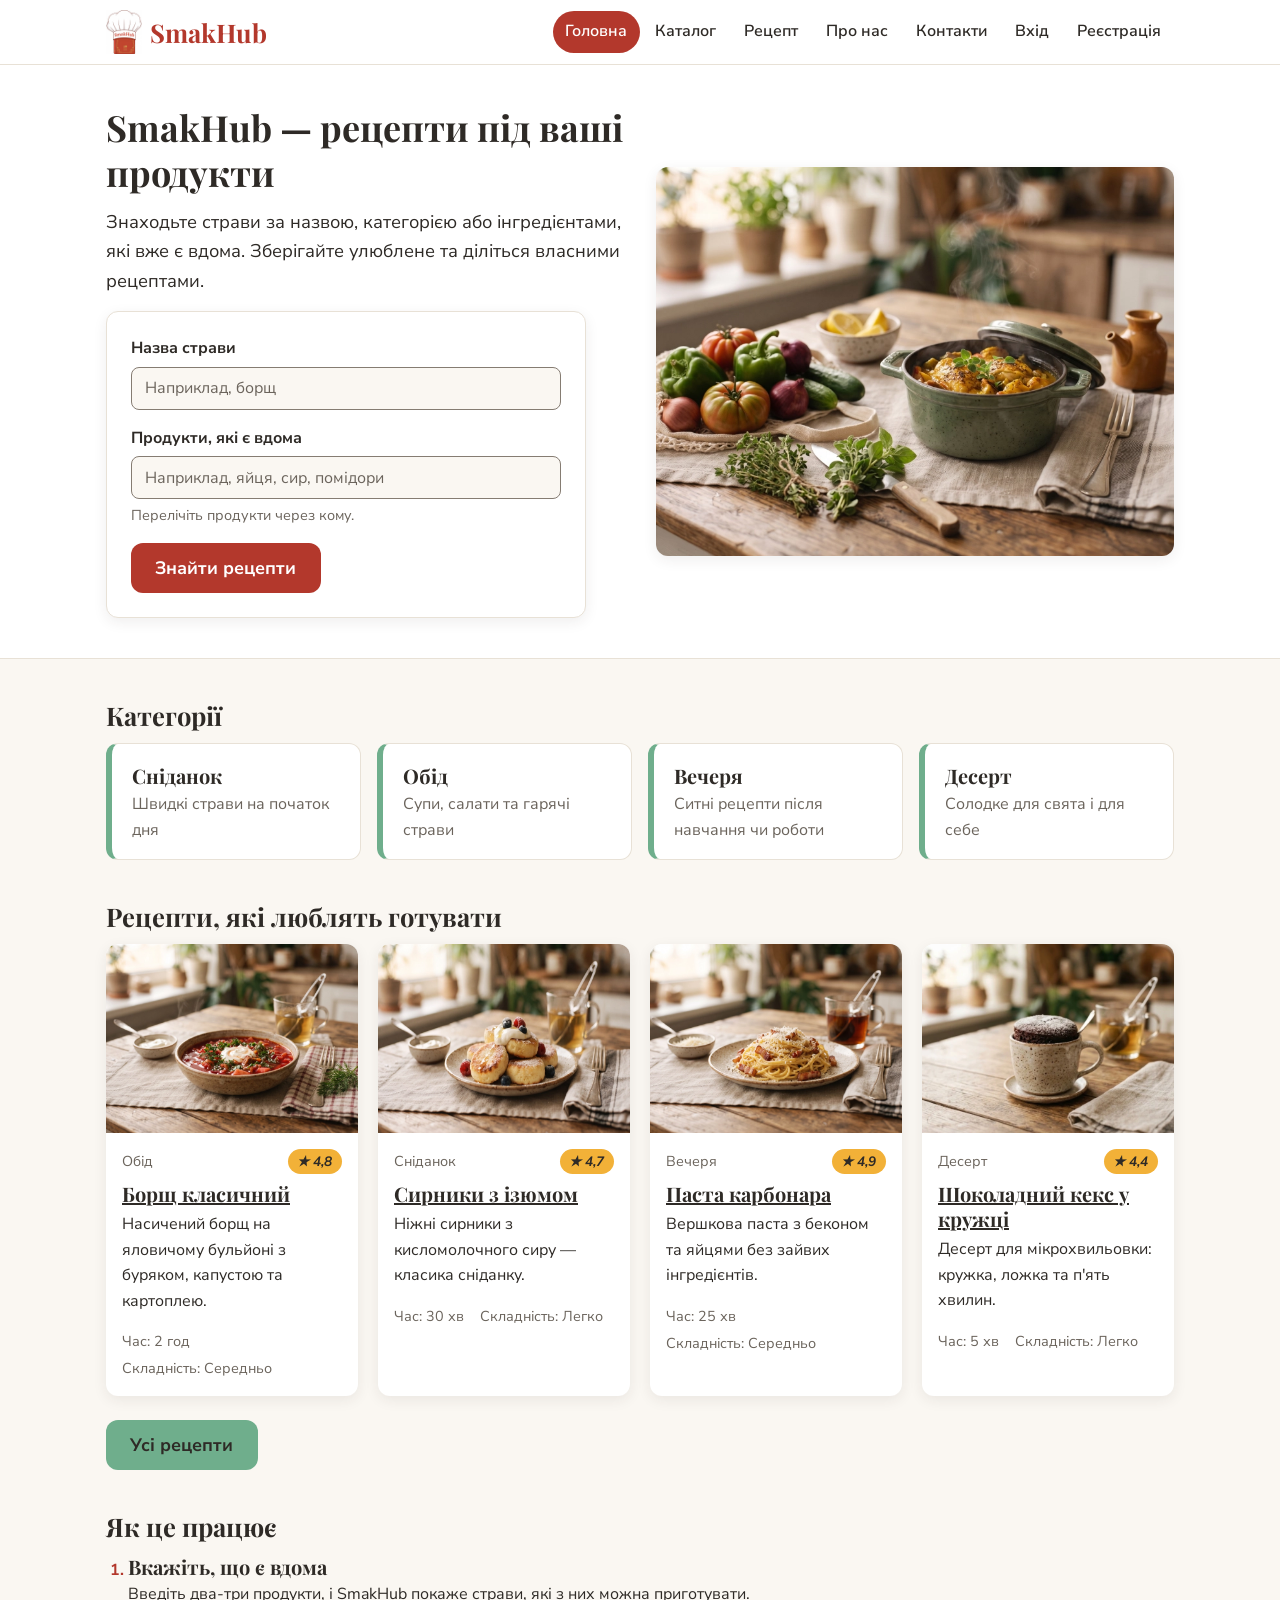
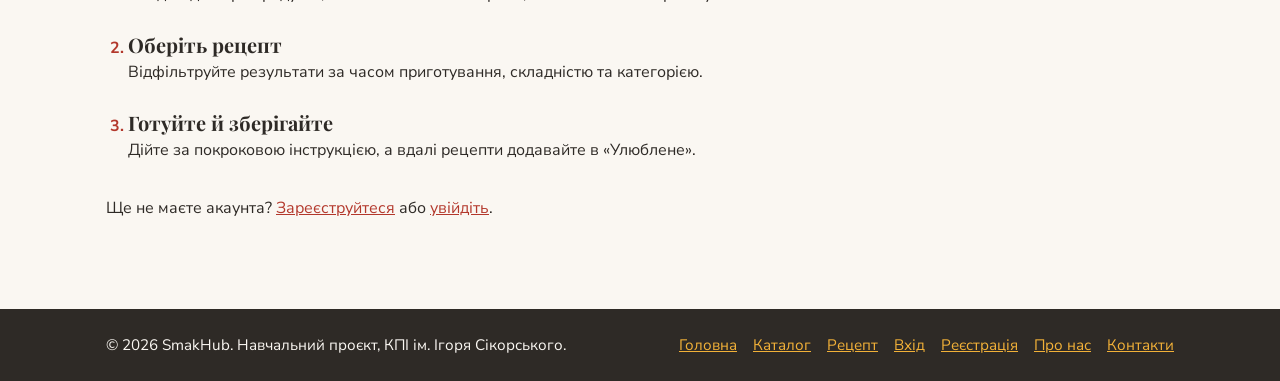
<file: index.html>
<!DOCTYPE html>
<html lang="uk">
<head>
  <meta charset="UTF-8">
  <meta name="viewport" content="width=device-width, initial-scale=1.0">
  <title>Головна — SmakHub</title>
  <meta name="description" content="SmakHub — книга рецептів, де можна знайти страву за назвою або за продуктами, які є вдома.">
  <link rel="preconnect" href="https://fonts.googleapis.com">
  <link rel="preconnect" href="https://fonts.gstatic.com" crossorigin>
  <link href="https://fonts.googleapis.com/css2?family=Nunito+Sans:ital,wght@0,400;0,700;1,700&amp;family=Playfair+Display:wght@600;700&amp;display=swap" rel="stylesheet">
  <link rel="icon" type="image/png" href="images/favicon.png">
  <link rel="stylesheet" href="css/style.css">
</head>
<body>
  <a class="skip-link" href="#main">Перейти до вмісту</a>

  <header class="site-header">
    <div class="container header-inner">
      <a class="logo" href="index.html">
        <img src="images/logo.webp" alt="" width="36" height="44">
        <span>SmakHub</span>
      </a>
      <button class="nav-toggle" type="button" aria-expanded="false" aria-controls="site-nav" aria-label="Відкрити меню">&#9776;</button>
      <nav id="site-nav" class="site-nav" aria-label="Головна навігація">
        <ul>
          <li><a href="index.html" aria-current="page">Головна</a></li>
          <li><a href="catalog.html">Каталог</a></li>
          <li><a href="recipe.html">Рецепт</a></li>
          <li><a href="about.html">Про нас</a></li>
          <li><a href="contacts.html">Контакти</a></li>
          <li><a href="login.html">Вхід</a></li>
          <li><a href="register.html">Реєстрація</a></li>
        </ul>
      </nav>
    </div>
  </header>

  <main id="main">
    <section class="hero" aria-labelledby="hero-title">
      <div class="container hero-inner">
        <div class="hero-text">
          <h1 id="hero-title">SmakHub — рецепти під ваші продукти</h1>
          <p class="lead">Знаходьте страви за назвою, категорією або інгредієнтами, які вже є вдома. Зберігайте улюблене та діліться власними рецептами.</p>

          <form class="form search-form" action="catalog.html" method="get" role="search">
            <div class="form-group">
              <label for="hero-q">Назва страви</label>
              <input type="search" id="hero-q" name="q" placeholder="Наприклад, борщ" autocomplete="off">
            </div>
            <div class="form-group">
              <label for="hero-ingredients">Продукти, які є вдома</label>
              <input type="text" id="hero-ingredients" name="ingredients" placeholder="Наприклад, яйця, сир, помідори">
              <p class="form-hint">Перелічіть продукти через кому.</p>
            </div>
            <button class="btn" type="submit">Знайти рецепти</button>
          </form>
        </div>
        <figure class="hero-figure">
          <img src="images/hero.webp" alt="Стіл із свіжими овочами, зеленню та готовою стравою" width="800" height="600">
        </figure>
      </div>
    </section>

    <div class="container">
      <section class="section" aria-labelledby="categories-title">
        <h2 id="categories-title">Категорії</h2>
        <ul class="category-list">
          <li><a href="catalog.html?category=breakfast"><strong>Сніданок</strong><span>Швидкі страви на початок дня</span></a></li>
          <li><a href="catalog.html?category=lunch"><strong>Обід</strong><span>Супи, салати та гарячі страви</span></a></li>
          <li><a href="catalog.html?category=dinner"><strong>Вечеря</strong><span>Ситні рецепти після навчання чи роботи</span></a></li>
          <li><a href="catalog.html?category=dessert"><strong>Десерт</strong><span>Солодке для свята і для себе</span></a></li>
        </ul>
      </section>

      <section class="section" aria-labelledby="featured-title">
        <h2 id="featured-title">Рецепти, які люблять готувати</h2>
        <ul class="card-grid">
          <li>
            <article class="recipe-card">
              <img src="images/recipes/borshch.webp" alt="Тарілка червоного борщу зі сметаною та зеленню" width="640" height="480" loading="lazy">
              <div class="recipe-card-body">
                <p class="recipe-card-cat">Обід <span class="badge">&#9733; 4,8<span class="visually-hidden"> з 5</span></span></p>
                <h3><a href="recipe.html">Борщ класичний</a></h3>
                <p>Насичений борщ на яловичому бульйоні з буряком, капустою та картоплею.</p>
                <ul class="meta-list">
                  <li>Час: 2 год</li>
                  <li>Складність: Середньо</li>
                </ul>
              </div>
            </article>
          </li>
          <li>
            <article class="recipe-card">
              <img src="images/recipes/syrnyky.webp" alt="Золотисті сирники зі сметаною на тарілці" width="640" height="480" loading="lazy">
              <div class="recipe-card-body">
                <p class="recipe-card-cat">Сніданок <span class="badge">&#9733; 4,7<span class="visually-hidden"> з 5</span></span></p>
                <h3><a href="recipe.html">Сирники з ізюмом</a></h3>
                <p>Ніжні сирники з кисломолочного сиру — класика сніданку.</p>
                <ul class="meta-list">
                  <li>Час: 30 хв</li>
                  <li>Складність: Легко</li>
                </ul>
              </div>
            </article>
          </li>
          <li>
            <article class="recipe-card">
              <img src="images/recipes/carbonara.webp" alt="Спагеті карбонара з беконом і пармезаном" width="640" height="480" loading="lazy">
              <div class="recipe-card-body">
                <p class="recipe-card-cat">Вечеря <span class="badge">&#9733; 4,9<span class="visually-hidden"> з 5</span></span></p>
                <h3><a href="recipe.html">Паста карбонара</a></h3>
                <p>Вершкова паста з беконом та яйцями без зайвих інгредієнтів.</p>
                <ul class="meta-list">
                  <li>Час: 25 хв</li>
                  <li>Складність: Середньо</li>
                </ul>
              </div>
            </article>
          </li>
          <li>
            <article class="recipe-card">
              <img src="images/recipes/mug-cake.webp" alt="Шоколадний кекс у керамічній кружці" width="640" height="480" loading="lazy">
              <div class="recipe-card-body">
                <p class="recipe-card-cat">Десерт <span class="badge">&#9733; 4,4<span class="visually-hidden"> з 5</span></span></p>
                <h3><a href="recipe.html">Шоколадний кекс у кружці</a></h3>
                <p>Десерт для мікрохвильовки: кружка, ложка та п'ять хвилин.</p>
                <ul class="meta-list">
                  <li>Час: 5 хв</li>
                  <li>Складність: Легко</li>
                </ul>
              </div>
            </article>
          </li>
        </ul>
        <p class="section-more"><a class="btn btn-secondary" href="catalog.html">Усі рецепти</a></p>
      </section>

      <section class="section" aria-labelledby="how-title">
        <h2 id="how-title">Як це працює</h2>
        <ol class="steps-simple">
          <li><h3>Вкажіть, що є вдома</h3><p>Введіть два-три продукти, і SmakHub покаже страви, які з них можна приготувати.</p></li>
          <li><h3>Оберіть рецепт</h3><p>Відфільтруйте результати за часом приготування, складністю та категорією.</p></li>
          <li><h3>Готуйте й зберігайте</h3><p>Дійте за покроковою інструкцією, а вдалі рецепти додавайте в «Улюблене».</p></li>
        </ol>
        <p>Ще не маєте акаунта? <a href="register.html">Зареєструйтеся</a> або <a href="login.html">увійдіть</a>.</p>
      </section>
    </div>
  </main>

  <footer class="site-footer">
    <div class="container footer-inner">
      <p>&copy; 2026 SmakHub. Навчальний проєкт, КПІ ім. Ігоря Сікорського.</p>
      <nav aria-label="Навігація у футері">
        <ul>
          <li><a href="index.html">Головна</a></li>
          <li><a href="catalog.html">Каталог</a></li>
          <li><a href="recipe.html">Рецепт</a></li>
          <li><a href="login.html">Вхід</a></li>
          <li><a href="register.html">Реєстрація</a></li>
          <li><a href="about.html">Про нас</a></li>
          <li><a href="contacts.html">Контакти</a></li>
        </ul>
      </nav>
    </div>
  </footer>

  <script src="js/main.js" defer></script>
</body>
</html>
</file>
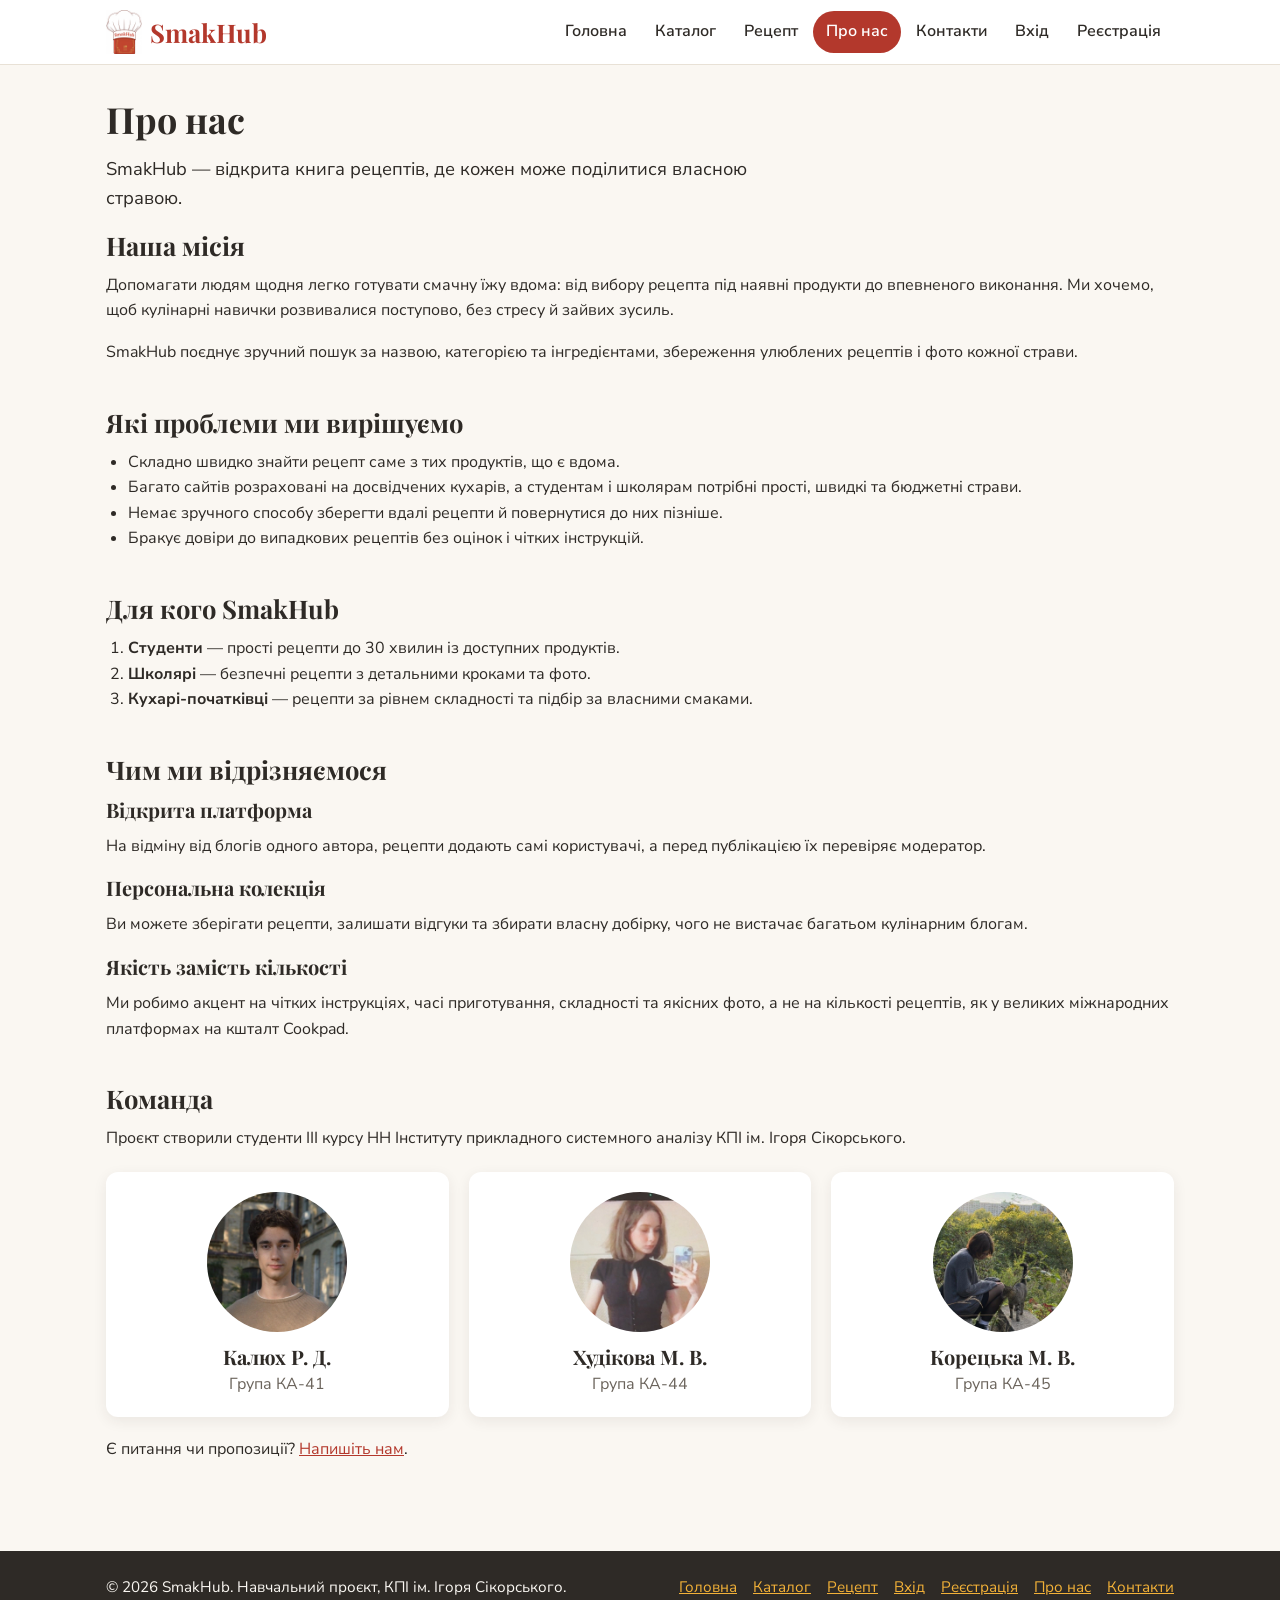
<file: about.html>
<!DOCTYPE html>
<html lang="uk">
<head>
  <meta charset="UTF-8">
  <meta name="viewport" content="width=device-width, initial-scale=1.0">
  <title>Про нас — SmakHub</title>
  <meta name="description" content="Про проєкт SmakHub: місія, команда та ідея відкритої книги рецептів.">
  <link rel="preconnect" href="https://fonts.googleapis.com">
  <link rel="preconnect" href="https://fonts.gstatic.com" crossorigin>
  <link href="https://fonts.googleapis.com/css2?family=Nunito+Sans:ital,wght@0,400;0,700;1,700&amp;family=Playfair+Display:wght@600;700&amp;display=swap" rel="stylesheet">
  <link rel="icon" type="image/png" href="images/favicon.png">
  <link rel="stylesheet" href="css/style.css">
</head>
<body>
  <a class="skip-link" href="#main">Перейти до вмісту</a>

  <header class="site-header">
    <div class="container header-inner">
      <a class="logo" href="index.html">
        <img src="images/logo.webp" alt="" width="36" height="44">
        <span>SmakHub</span>
      </a>
      <button class="nav-toggle" type="button" aria-expanded="false" aria-controls="site-nav" aria-label="Відкрити меню">&#9776;</button>
      <nav id="site-nav" class="site-nav" aria-label="Головна навігація">
        <ul>
          <li><a href="index.html">Головна</a></li>
          <li><a href="catalog.html">Каталог</a></li>
          <li><a href="recipe.html">Рецепт</a></li>
          <li><a href="about.html" aria-current="page">Про нас</a></li>
          <li><a href="contacts.html">Контакти</a></li>
          <li><a href="login.html">Вхід</a></li>
          <li><a href="register.html">Реєстрація</a></li>
        </ul>
      </nav>
    </div>
  </header>

  <main id="main">
    <div class="container">
      <h1>Про нас</h1>
      <p class="lead">SmakHub — відкрита книга рецептів, де кожен може поділитися власною стравою.</p>

      <section class="section" aria-labelledby="mission-title">
        <h2 id="mission-title">Наша місія</h2>
        <p>Допомагати людям щодня легко готувати смачну їжу вдома: від вибору рецепта під наявні продукти до впевненого виконання. Ми хочемо, щоб кулінарні навички розвивалися поступово, без стресу й зайвих зусиль.</p>
        <p>SmakHub поєднує зручний пошук за назвою, категорією та інгредієнтами, збереження улюблених рецептів і фото кожної страви.</p>
      </section>

      <section class="section" aria-labelledby="problems-title">
        <h2 id="problems-title">Які проблеми ми вирішуємо</h2>
        <ul>
          <li>Складно швидко знайти рецепт саме з тих продуктів, що є вдома.</li>
          <li>Багато сайтів розраховані на досвідчених кухарів, а студентам і школярам потрібні прості, швидкі та бюджетні страви.</li>
          <li>Немає зручного способу зберегти вдалі рецепти й повернутися до них пізніше.</li>
          <li>Бракує довіри до випадкових рецептів без оцінок і чітких інструкцій.</li>
        </ul>
      </section>

      <section class="section" aria-labelledby="audience-title">
        <h2 id="audience-title">Для кого SmakHub</h2>
        <ol>
          <li><strong>Студенти</strong> — прості рецепти до 30 хвилин із доступних продуктів.</li>
          <li><strong>Школярі</strong> — безпечні рецепти з детальними кроками та фото.</li>
          <li><strong>Кухарі-початківці</strong> — рецепти за рівнем складності та підбір за власними смаками.</li>
        </ol>
      </section>

      <section class="section" aria-labelledby="difference-title">
        <h2 id="difference-title">Чим ми відрізняємося</h2>
        <h3>Відкрита платформа</h3>
        <p>На відміну від блогів одного автора, рецепти додають самі користувачі, а перед публікацією їх перевіряє модератор.</p>
        <h3>Персональна колекція</h3>
        <p>Ви можете зберігати рецепти, залишати відгуки та збирати власну добірку, чого не вистачає багатьом кулінарним блогам.</p>
        <h3>Якість замість кількості</h3>
        <p>Ми робимо акцент на чітких інструкціях, часі приготування, складності та якісних фото, а не на кількості рецептів, як у великих міжнародних платформах на кшталт Cookpad.</p>
      </section>

      <section class="section" aria-labelledby="team-title">
        <h2 id="team-title">Команда</h2>
        <p>Проєкт створили студенти III курсу НН Інституту прикладного системного аналізу КПІ ім. Ігоря Сікорського.</p>
        <ul class="team-grid">
          <li class="person-card">
            <img src="images/team/kaliukh.webp" alt="Фото Калюха Р. Д." width="240" height="240" loading="lazy">
            <h3>Калюх Р. Д.</h3>
            <p>Група КА-41</p>
          </li>
          <li class="person-card">
            <img src="images/team/khudikova.webp" alt="Фото Худікової М. В." width="240" height="240" loading="lazy">
            <h3>Худікова М. В.</h3>
            <p>Група КА-44</p>
          </li>
          <li class="person-card">
            <img src="images/team/koretska.webp" alt="Фото Корецької М. В." width="240" height="240" loading="lazy">
            <h3>Корецька М. В.</h3>
            <p>Група КА-45</p>
          </li>
        </ul>
        <p>Є питання чи пропозиції? <a href="contacts.html">Напишіть нам</a>.</p>
      </section>
    </div>
  </main>

  <footer class="site-footer">
    <div class="container footer-inner">
      <p>&copy; 2026 SmakHub. Навчальний проєкт, КПІ ім. Ігоря Сікорського.</p>
      <nav aria-label="Навігація у футері">
        <ul>
          <li><a href="index.html">Головна</a></li>
          <li><a href="catalog.html">Каталог</a></li>
          <li><a href="recipe.html">Рецепт</a></li>
          <li><a href="login.html">Вхід</a></li>
          <li><a href="register.html">Реєстрація</a></li>
          <li><a href="about.html">Про нас</a></li>
          <li><a href="contacts.html">Контакти</a></li>
        </ul>
      </nav>
    </div>
  </footer>

  <script src="js/main.js" defer></script>
</body>
</html>
</file>
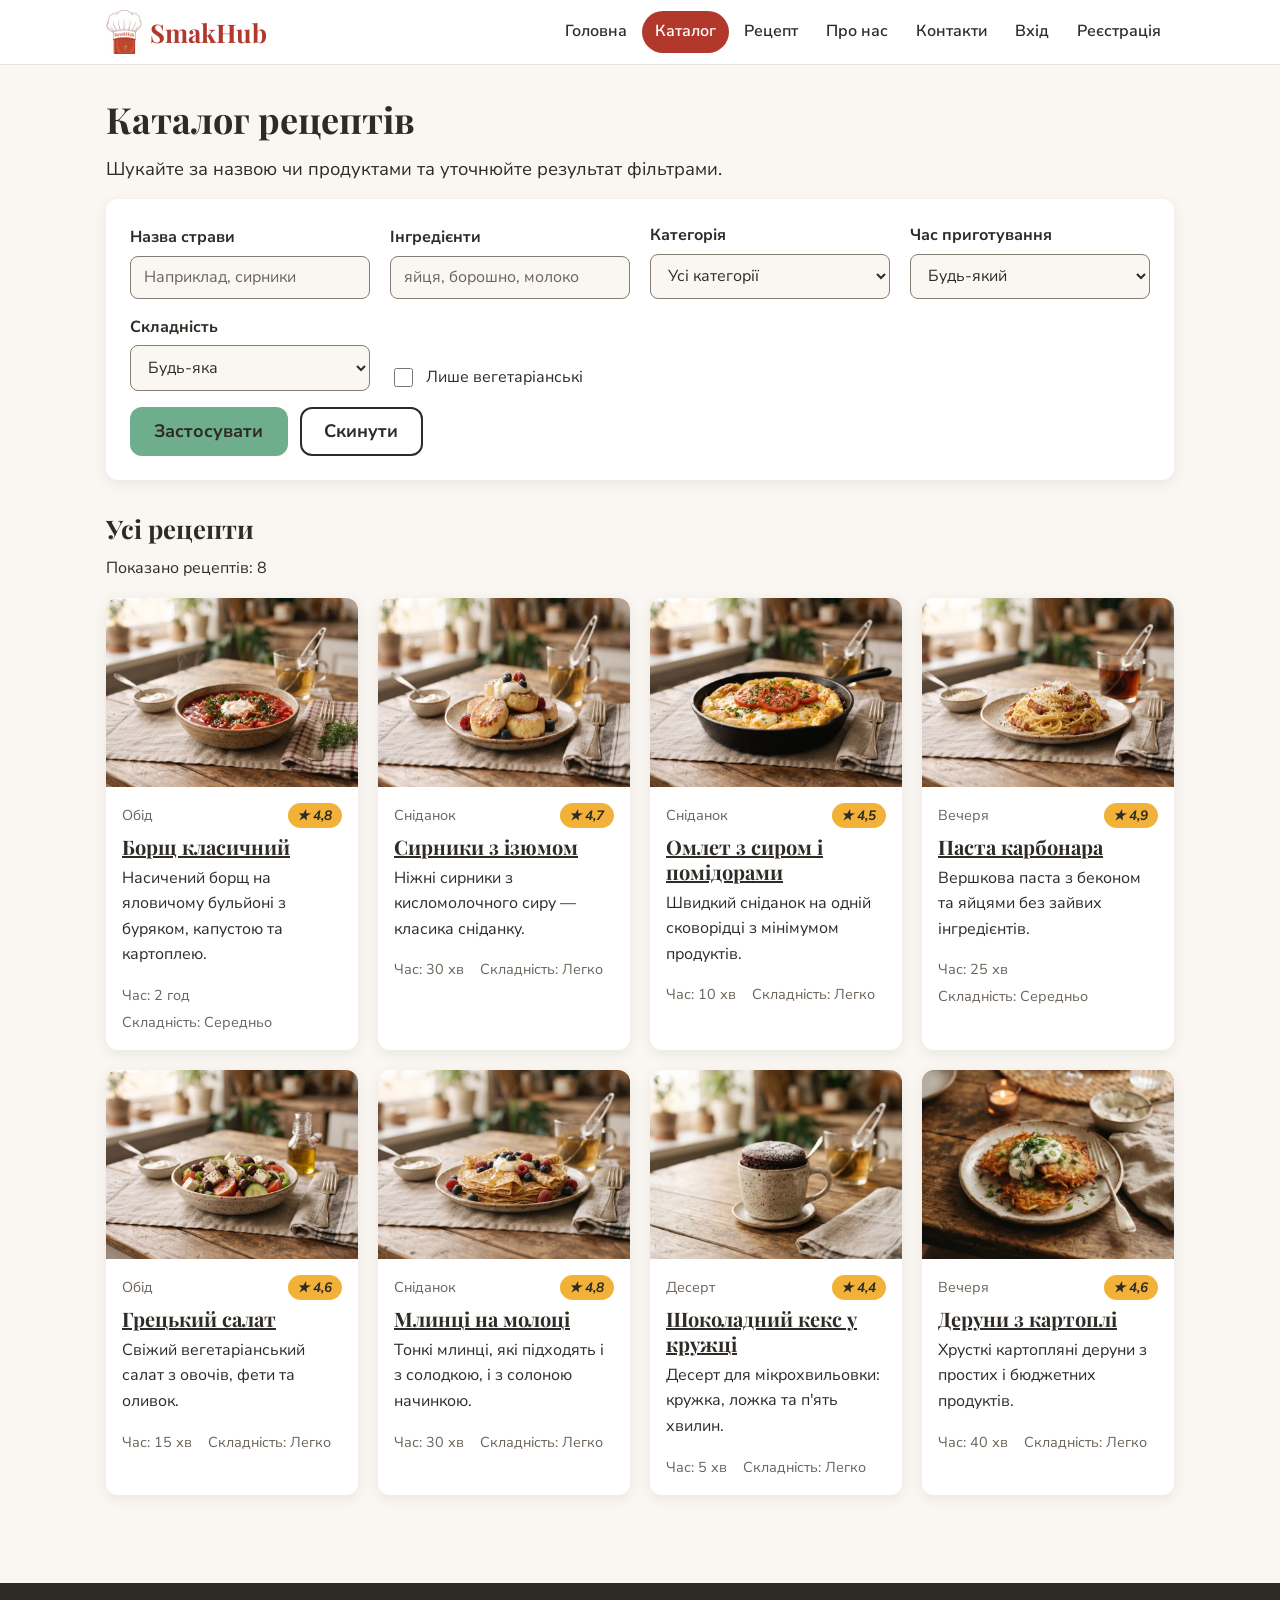
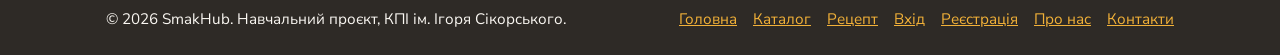
<file: catalog.html>
<!DOCTYPE html>
<html lang="uk">
<head>
  <meta charset="UTF-8">
  <meta name="viewport" content="width=device-width, initial-scale=1.0">
  <title>Каталог рецептів — SmakHub</title>
  <meta name="description" content="Каталог рецептів SmakHub з пошуком за назвою та інгредієнтами і фільтрами за категорією, часом і складністю.">
  <link rel="preconnect" href="https://fonts.googleapis.com">
  <link rel="preconnect" href="https://fonts.gstatic.com" crossorigin>
  <link href="https://fonts.googleapis.com/css2?family=Nunito+Sans:ital,wght@0,400;0,700;1,700&amp;family=Playfair+Display:wght@600;700&amp;display=swap" rel="stylesheet">
  <link rel="icon" type="image/png" href="images/favicon.png">
  <link rel="stylesheet" href="css/style.css">
</head>
<body>
  <a class="skip-link" href="#main">Перейти до вмісту</a>

  <header class="site-header">
    <div class="container header-inner">
      <a class="logo" href="index.html">
        <img src="images/logo.webp" alt="" width="36" height="44">
        <span>SmakHub</span>
      </a>
      <button class="nav-toggle" type="button" aria-expanded="false" aria-controls="site-nav" aria-label="Відкрити меню">&#9776;</button>
      <nav id="site-nav" class="site-nav" aria-label="Головна навігація">
        <ul>
          <li><a href="index.html">Головна</a></li>
          <li><a href="catalog.html" aria-current="page">Каталог</a></li>
          <li><a href="recipe.html">Рецепт</a></li>
          <li><a href="about.html">Про нас</a></li>
          <li><a href="contacts.html">Контакти</a></li>
          <li><a href="login.html">Вхід</a></li>
          <li><a href="register.html">Реєстрація</a></li>
        </ul>
      </nav>
    </div>
  </header>

  <main id="main">
    <div class="container">
      <h1>Каталог рецептів</h1>
      <p class="lead">Шукайте за назвою чи продуктами та уточнюйте результат фільтрами.</p>

      <form class="form filters" action="catalog.html" method="get" role="search">
        <div class="filters-grid">
          <div class="form-group">
            <label for="f-q">Назва страви</label>
            <input type="search" id="f-q" name="q" placeholder="Наприклад, сирники">
          </div>
          <div class="form-group">
            <label for="f-ingredients">Інгредієнти</label>
            <input type="text" id="f-ingredients" name="ingredients" placeholder="яйця, борошно, молоко">
          </div>
          <div class="form-group">
            <label for="f-category">Категорія</label>
            <select id="f-category" name="category">
              <option value="">Усі категорії</option>
              <option value="breakfast">Сніданок</option>
              <option value="lunch">Обід</option>
              <option value="dinner">Вечеря</option>
              <option value="dessert">Десерт</option>
            </select>
          </div>
          <div class="form-group">
            <label for="f-time">Час приготування</label>
            <select id="f-time" name="time">
              <option value="">Будь-який</option>
              <option value="15">До 15 хвилин</option>
              <option value="30">До 30 хвилин</option>
              <option value="60">До 1 години</option>
              <option value="61">Понад 1 годину</option>
            </select>
          </div>
          <div class="form-group">
            <label for="f-difficulty">Складність</label>
            <select id="f-difficulty" name="difficulty">
              <option value="">Будь-яка</option>
              <option value="easy">Легко</option>
              <option value="medium">Середньо</option>
              <option value="hard">Складно</option>
            </select>
          </div>
          <div class="form-group form-check">
            <input type="checkbox" id="f-veg" name="vegetarian" value="1">
            <label for="f-veg">Лише вегетаріанські</label>
          </div>
        </div>
        <div class="form-actions">
          <button class="btn btn-secondary" type="submit">Застосувати</button>
          <button class="btn btn-outline" type="reset">Скинути</button>
        </div>
      </form>

      <section class="section" aria-labelledby="results-title">
        <h2 id="results-title">Усі рецепти</h2>
        <p>Показано рецептів: 8</p>
        <ul class="card-grid">
          <li>
            <article class="recipe-card">
              <img src="images/recipes/borshch.webp" alt="Тарілка червоного борщу зі сметаною та зеленню" width="640" height="480" loading="lazy">
              <div class="recipe-card-body">
                <p class="recipe-card-cat">Обід <span class="badge">&#9733; 4,8<span class="visually-hidden"> з 5</span></span></p>
                <h3><a href="recipe.html">Борщ класичний</a></h3>
                <p>Насичений борщ на яловичому бульйоні з буряком, капустою та картоплею.</p>
                <ul class="meta-list">
                  <li>Час: 2 год</li>
                  <li>Складність: Середньо</li>
                </ul>
              </div>
            </article>
          </li>
          <li>
            <article class="recipe-card">
              <img src="images/recipes/syrnyky.webp" alt="Золотисті сирники зі сметаною на тарілці" width="640" height="480" loading="lazy">
              <div class="recipe-card-body">
                <p class="recipe-card-cat">Сніданок <span class="badge">&#9733; 4,7<span class="visually-hidden"> з 5</span></span></p>
                <h3><a href="recipe.html">Сирники з ізюмом</a></h3>
                <p>Ніжні сирники з кисломолочного сиру — класика сніданку.</p>
                <ul class="meta-list">
                  <li>Час: 30 хв</li>
                  <li>Складність: Легко</li>
                </ul>
              </div>
            </article>
          </li>
          <li>
            <article class="recipe-card">
              <img src="images/recipes/omelet.webp" alt="Омлет із помідорами та сиром на сковороді" width="640" height="480" loading="lazy">
              <div class="recipe-card-body">
                <p class="recipe-card-cat">Сніданок <span class="badge">&#9733; 4,5<span class="visually-hidden"> з 5</span></span></p>
                <h3><a href="recipe.html">Омлет з сиром і помідорами</a></h3>
                <p>Швидкий сніданок на одній сковорідці з мінімумом продуктів.</p>
                <ul class="meta-list">
                  <li>Час: 10 хв</li>
                  <li>Складність: Легко</li>
                </ul>
              </div>
            </article>
          </li>
          <li>
            <article class="recipe-card">
              <img src="images/recipes/carbonara.webp" alt="Спагеті карбонара з беконом і пармезаном" width="640" height="480" loading="lazy">
              <div class="recipe-card-body">
                <p class="recipe-card-cat">Вечеря <span class="badge">&#9733; 4,9<span class="visually-hidden"> з 5</span></span></p>
                <h3><a href="recipe.html">Паста карбонара</a></h3>
                <p>Вершкова паста з беконом та яйцями без зайвих інгредієнтів.</p>
                <ul class="meta-list">
                  <li>Час: 25 хв</li>
                  <li>Складність: Середньо</li>
                </ul>
              </div>
            </article>
          </li>
          <li>
            <article class="recipe-card">
              <img src="images/recipes/greek-salad.webp" alt="Грецький салат з сиром фета та оливками" width="640" height="480" loading="lazy">
              <div class="recipe-card-body">
                <p class="recipe-card-cat">Обід <span class="badge">&#9733; 4,6<span class="visually-hidden"> з 5</span></span></p>
                <h3><a href="recipe.html">Грецький салат</a></h3>
                <p>Свіжий вегетаріанський салат з овочів, фети та оливок.</p>
                <ul class="meta-list">
                  <li>Час: 15 хв</li>
                  <li>Складність: Легко</li>
                </ul>
              </div>
            </article>
          </li>
          <li>
            <article class="recipe-card">
              <img src="images/recipes/pancakes.webp" alt="Стос тонких млинців із ягодами" width="640" height="480" loading="lazy">
              <div class="recipe-card-body">
                <p class="recipe-card-cat">Сніданок <span class="badge">&#9733; 4,8<span class="visually-hidden"> з 5</span></span></p>
                <h3><a href="recipe.html">Млинці на молоці</a></h3>
                <p>Тонкі млинці, які підходять і з солодкою, і з солоною начинкою.</p>
                <ul class="meta-list">
                  <li>Час: 30 хв</li>
                  <li>Складність: Легко</li>
                </ul>
              </div>
            </article>
          </li>
          <li>
            <article class="recipe-card">
              <img src="images/recipes/mug-cake.webp" alt="Шоколадний кекс у керамічній кружці" width="640" height="480" loading="lazy">
              <div class="recipe-card-body">
                <p class="recipe-card-cat">Десерт <span class="badge">&#9733; 4,4<span class="visually-hidden"> з 5</span></span></p>
                <h3><a href="recipe.html">Шоколадний кекс у кружці</a></h3>
                <p>Десерт для мікрохвильовки: кружка, ложка та п'ять хвилин.</p>
                <ul class="meta-list">
                  <li>Час: 5 хв</li>
                  <li>Складність: Легко</li>
                </ul>
              </div>
            </article>
          </li>
          <li>
            <article class="recipe-card">
              <img src="images/recipes/deruny.webp" alt="Хрусткі деруни зі сметаною на тарілці" width="640" height="480" loading="lazy">
              <div class="recipe-card-body">
                <p class="recipe-card-cat">Вечеря <span class="badge">&#9733; 4,6<span class="visually-hidden"> з 5</span></span></p>
                <h3><a href="recipe.html">Деруни з картоплі</a></h3>
                <p>Хрусткі картопляні деруни з простих і бюджетних продуктів.</p>
                <ul class="meta-list">
                  <li>Час: 40 хв</li>
                  <li>Складність: Легко</li>
                </ul>
              </div>
            </article>
          </li>
        </ul>
      </section>
    </div>
  </main>

  <footer class="site-footer">
    <div class="container footer-inner">
      <p>&copy; 2026 SmakHub. Навчальний проєкт, КПІ ім. Ігоря Сікорського.</p>
      <nav aria-label="Навігація у футері">
        <ul>
          <li><a href="index.html">Головна</a></li>
          <li><a href="catalog.html">Каталог</a></li>
          <li><a href="recipe.html">Рецепт</a></li>
          <li><a href="login.html">Вхід</a></li>
          <li><a href="register.html">Реєстрація</a></li>
          <li><a href="about.html">Про нас</a></li>
          <li><a href="contacts.html">Контакти</a></li>
        </ul>
      </nav>
    </div>
  </footer>

  <script src="js/main.js" defer></script>
</body>
</html>
</file>
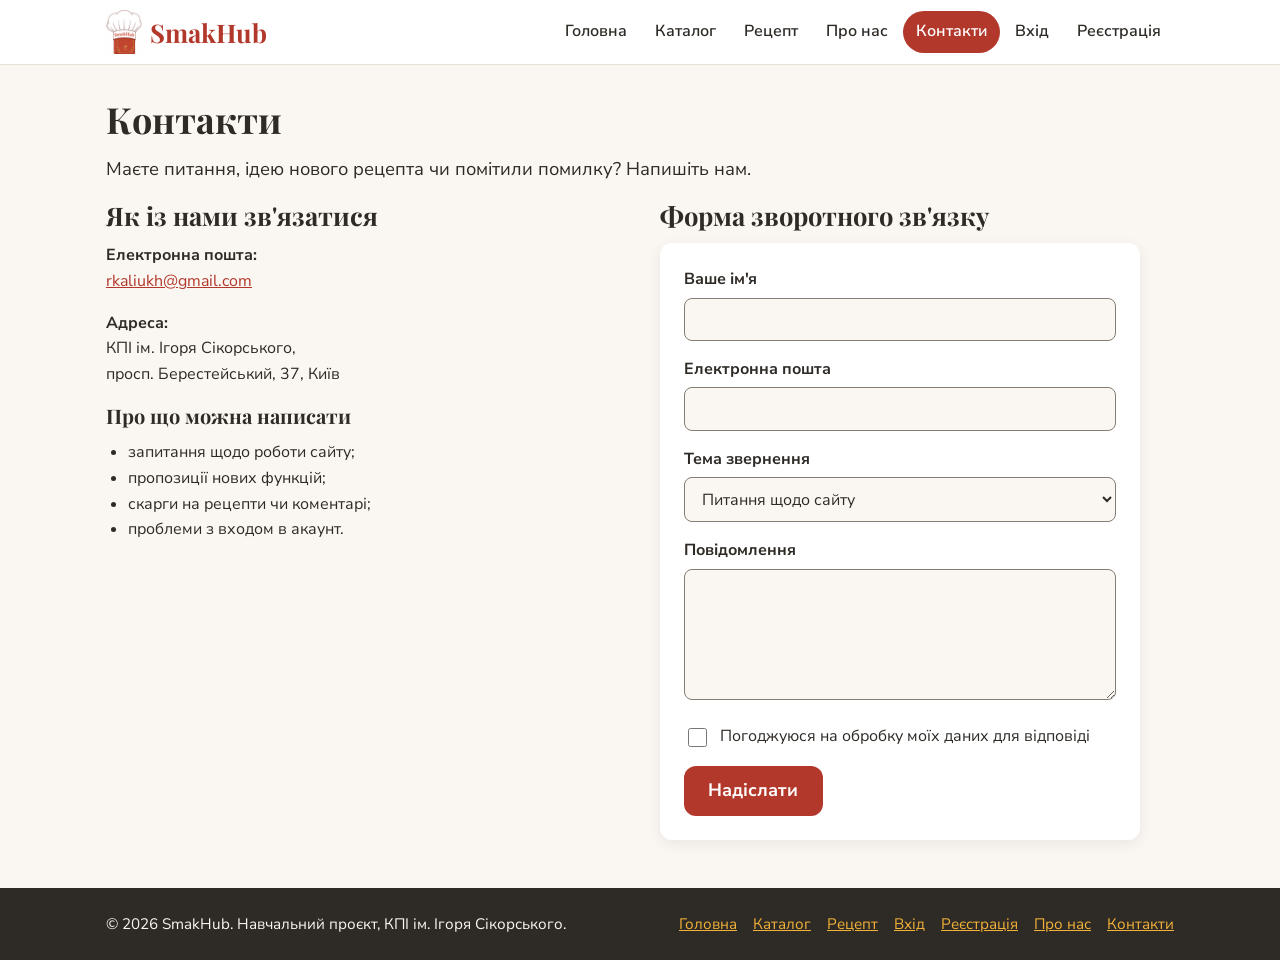
<file: contacts.html>
<!DOCTYPE html>
<html lang="uk">
<head>
  <meta charset="UTF-8">
  <meta name="viewport" content="width=device-width, initial-scale=1.0">
  <title>Контакти — SmakHub</title>
  <meta name="description" content="Зв'яжіться з командою SmakHub: форма зворотного зв'язку та контактні дані.">
  <link rel="preconnect" href="https://fonts.googleapis.com">
  <link rel="preconnect" href="https://fonts.gstatic.com" crossorigin>
  <link href="https://fonts.googleapis.com/css2?family=Nunito+Sans:ital,wght@0,400;0,700;1,700&amp;family=Playfair+Display:wght@600;700&amp;display=swap" rel="stylesheet">
  <link rel="icon" type="image/png" href="images/favicon.png">
  <link rel="stylesheet" href="css/style.css">
</head>
<body>
  <a class="skip-link" href="#main">Перейти до вмісту</a>

  <header class="site-header">
    <div class="container header-inner">
      <a class="logo" href="index.html">
        <img src="images/logo.webp" alt="" width="36" height="44">
        <span>SmakHub</span>
      </a>
      <button class="nav-toggle" type="button" aria-expanded="false" aria-controls="site-nav" aria-label="Відкрити меню">&#9776;</button>
      <nav id="site-nav" class="site-nav" aria-label="Головна навігація">
        <ul>
          <li><a href="index.html">Головна</a></li>
          <li><a href="catalog.html">Каталог</a></li>
          <li><a href="recipe.html">Рецепт</a></li>
          <li><a href="about.html">Про нас</a></li>
          <li><a href="contacts.html" aria-current="page">Контакти</a></li>
          <li><a href="login.html">Вхід</a></li>
          <li><a href="register.html">Реєстрація</a></li>
        </ul>
      </nav>
    </div>
  </header>

  <main id="main">
    <div class="container">
      <h1>Контакти</h1>
      <p class="lead">Маєте питання, ідею нового рецепта чи помітили помилку? Напишіть нам.</p>

      <div class="two-col">
        <section aria-labelledby="info-title">
          <h2 id="info-title">Як із нами зв'язатися</h2>
          <address>
            <p><strong>Електронна пошта:</strong><br><a href="mailto:rkaliukh@gmail.com">rkaliukh@gmail.com</a></p>
            <p><strong>Адреса:</strong><br>КПІ ім. Ігоря Сікорського,<br>просп. Берестейський, 37, Київ</p>
          </address>
          <h3>Про що можна написати</h3>
          <ul>
            <li>запитання щодо роботи сайту;</li>
            <li>пропозиції нових функцій;</li>
            <li>скарги на рецепти чи коментарі;</li>
            <li>проблеми з входом в акаунт.</li>
          </ul>
        </section>

        <section aria-labelledby="form-title">
          <h2 id="form-title">Форма зворотного зв'язку</h2>
          <form class="form" action="#" method="post">
            <div class="form-group">
              <label for="c-name">Ваше ім'я</label>
              <input type="text" id="c-name" name="name" required autocomplete="name">
            </div>
            <div class="form-group">
              <label for="c-email">Електронна пошта</label>
              <input type="email" id="c-email" name="email" required autocomplete="email">
            </div>
            <div class="form-group">
              <label for="c-topic">Тема звернення</label>
              <select id="c-topic" name="topic">
                <option value="question">Питання щодо сайту</option>
                <option value="idea">Пропозиція</option>
                <option value="complaint">Скарга</option>
                <option value="other">Інше</option>
              </select>
            </div>
            <div class="form-group">
              <label for="c-message">Повідомлення</label>
              <textarea id="c-message" name="message" rows="5" required></textarea>
            </div>
            <div class="form-group form-check">
              <input type="checkbox" id="c-consent" name="consent" required>
              <label for="c-consent">Погоджуюся на обробку моїх даних для відповіді</label>
            </div>
            <button class="btn" type="submit">Надіслати</button>
          </form>
        </section>
      </div>
    </div>
  </main>

  <footer class="site-footer">
    <div class="container footer-inner">
      <p>&copy; 2026 SmakHub. Навчальний проєкт, КПІ ім. Ігоря Сікорського.</p>
      <nav aria-label="Навігація у футері">
        <ul>
          <li><a href="index.html">Головна</a></li>
          <li><a href="catalog.html">Каталог</a></li>
          <li><a href="recipe.html">Рецепт</a></li>
          <li><a href="login.html">Вхід</a></li>
          <li><a href="register.html">Реєстрація</a></li>
          <li><a href="about.html">Про нас</a></li>
          <li><a href="contacts.html">Контакти</a></li>
        </ul>
      </nav>
    </div>
  </footer>

  <script src="js/main.js" defer></script>
</body>
</html>
</file>
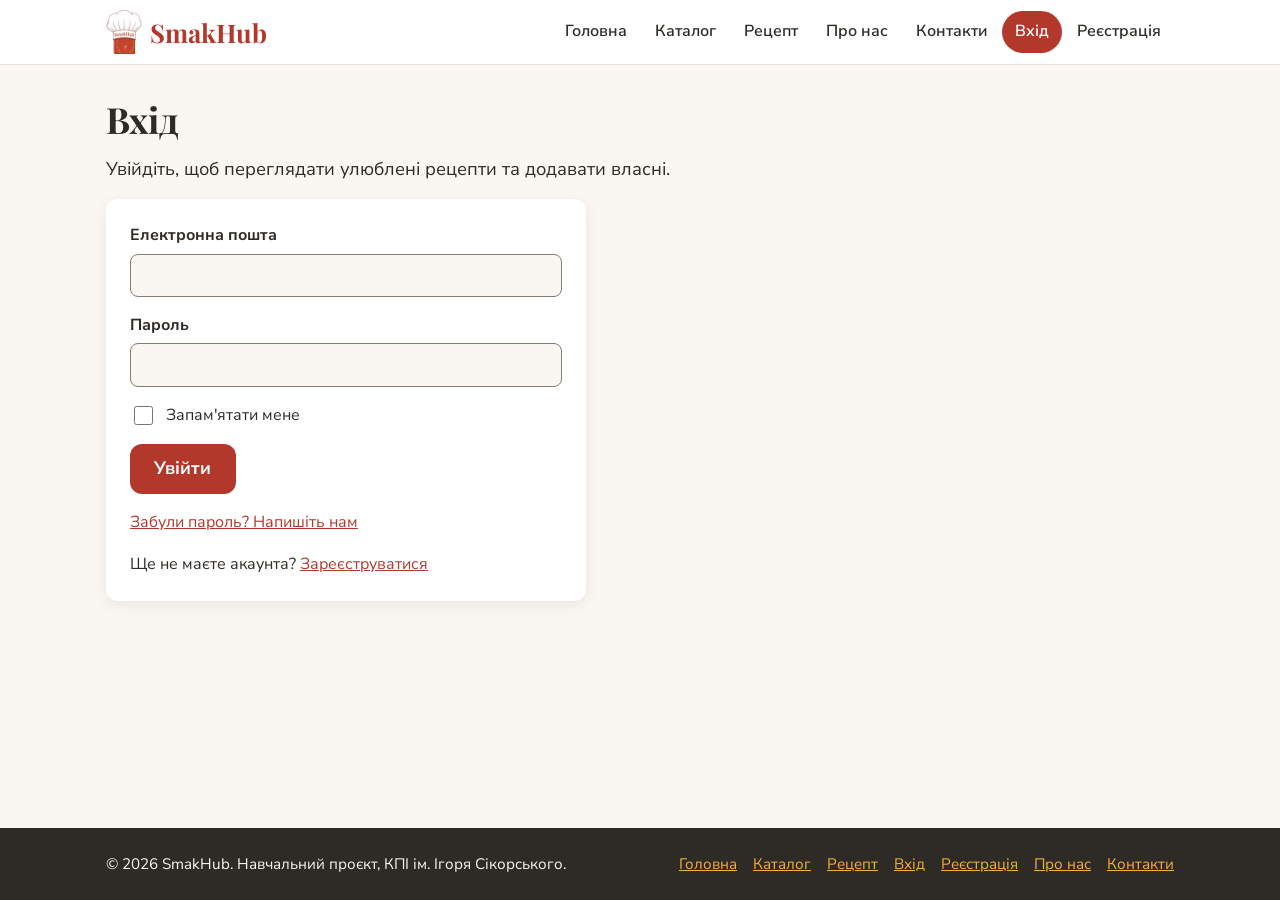
<file: login.html>
<!DOCTYPE html>
<html lang="uk">
<head>
  <meta charset="UTF-8">
  <meta name="viewport" content="width=device-width, initial-scale=1.0">
  <title>Вхід — SmakHub</title>
  <meta name="description" content="Вхід в обліковий запис SmakHub.">
  <link rel="preconnect" href="https://fonts.googleapis.com">
  <link rel="preconnect" href="https://fonts.gstatic.com" crossorigin>
  <link href="https://fonts.googleapis.com/css2?family=Nunito+Sans:ital,wght@0,400;0,700;1,700&amp;family=Playfair+Display:wght@600;700&amp;display=swap" rel="stylesheet">
  <link rel="icon" type="image/png" href="images/favicon.png">
  <link rel="stylesheet" href="css/style.css">
</head>
<body>
  <a class="skip-link" href="#main">Перейти до вмісту</a>

  <header class="site-header">
    <div class="container header-inner">
      <a class="logo" href="index.html">
        <img src="images/logo.webp" alt="" width="36" height="44">
        <span>SmakHub</span>
      </a>
      <button class="nav-toggle" type="button" aria-expanded="false" aria-controls="site-nav" aria-label="Відкрити меню">&#9776;</button>
      <nav id="site-nav" class="site-nav" aria-label="Головна навігація">
        <ul>
          <li><a href="index.html">Головна</a></li>
          <li><a href="catalog.html">Каталог</a></li>
          <li><a href="recipe.html">Рецепт</a></li>
          <li><a href="about.html">Про нас</a></li>
          <li><a href="contacts.html">Контакти</a></li>
          <li><a href="login.html" aria-current="page">Вхід</a></li>
          <li><a href="register.html">Реєстрація</a></li>
        </ul>
      </nav>
    </div>
  </header>

  <main id="main">
    <div class="container">
      <h1>Вхід</h1>
      <p class="lead">Увійдіть, щоб переглядати улюблені рецепти та додавати власні.</p>

      <form class="form" action="#" method="post">
        <div class="form-group">
          <label for="l-email">Електронна пошта</label>
          <input type="email" id="l-email" name="email" required autocomplete="email">
        </div>
        <div class="form-group">
          <label for="l-password">Пароль</label>
          <input type="password" id="l-password" name="password" required autocomplete="current-password">
        </div>
        <div class="form-group form-check">
          <input type="checkbox" id="l-remember" name="remember">
          <label for="l-remember">Запам'ятати мене</label>
        </div>
        <button class="btn" type="submit">Увійти</button>
        <p class="form-footer"><a href="contacts.html">Забули пароль? Напишіть нам</a></p>
        <p class="form-footer">Ще не маєте акаунта? <a href="register.html">Зареєструватися</a></p>
      </form>
    </div>
  </main>

  <footer class="site-footer">
    <div class="container footer-inner">
      <p>&copy; 2026 SmakHub. Навчальний проєкт, КПІ ім. Ігоря Сікорського.</p>
      <nav aria-label="Навігація у футері">
        <ul>
          <li><a href="index.html">Головна</a></li>
          <li><a href="catalog.html">Каталог</a></li>
          <li><a href="recipe.html">Рецепт</a></li>
          <li><a href="login.html">Вхід</a></li>
          <li><a href="register.html">Реєстрація</a></li>
          <li><a href="about.html">Про нас</a></li>
          <li><a href="contacts.html">Контакти</a></li>
        </ul>
      </nav>
    </div>
  </footer>

  <script src="js/main.js" defer></script>
</body>
</html>
</file>
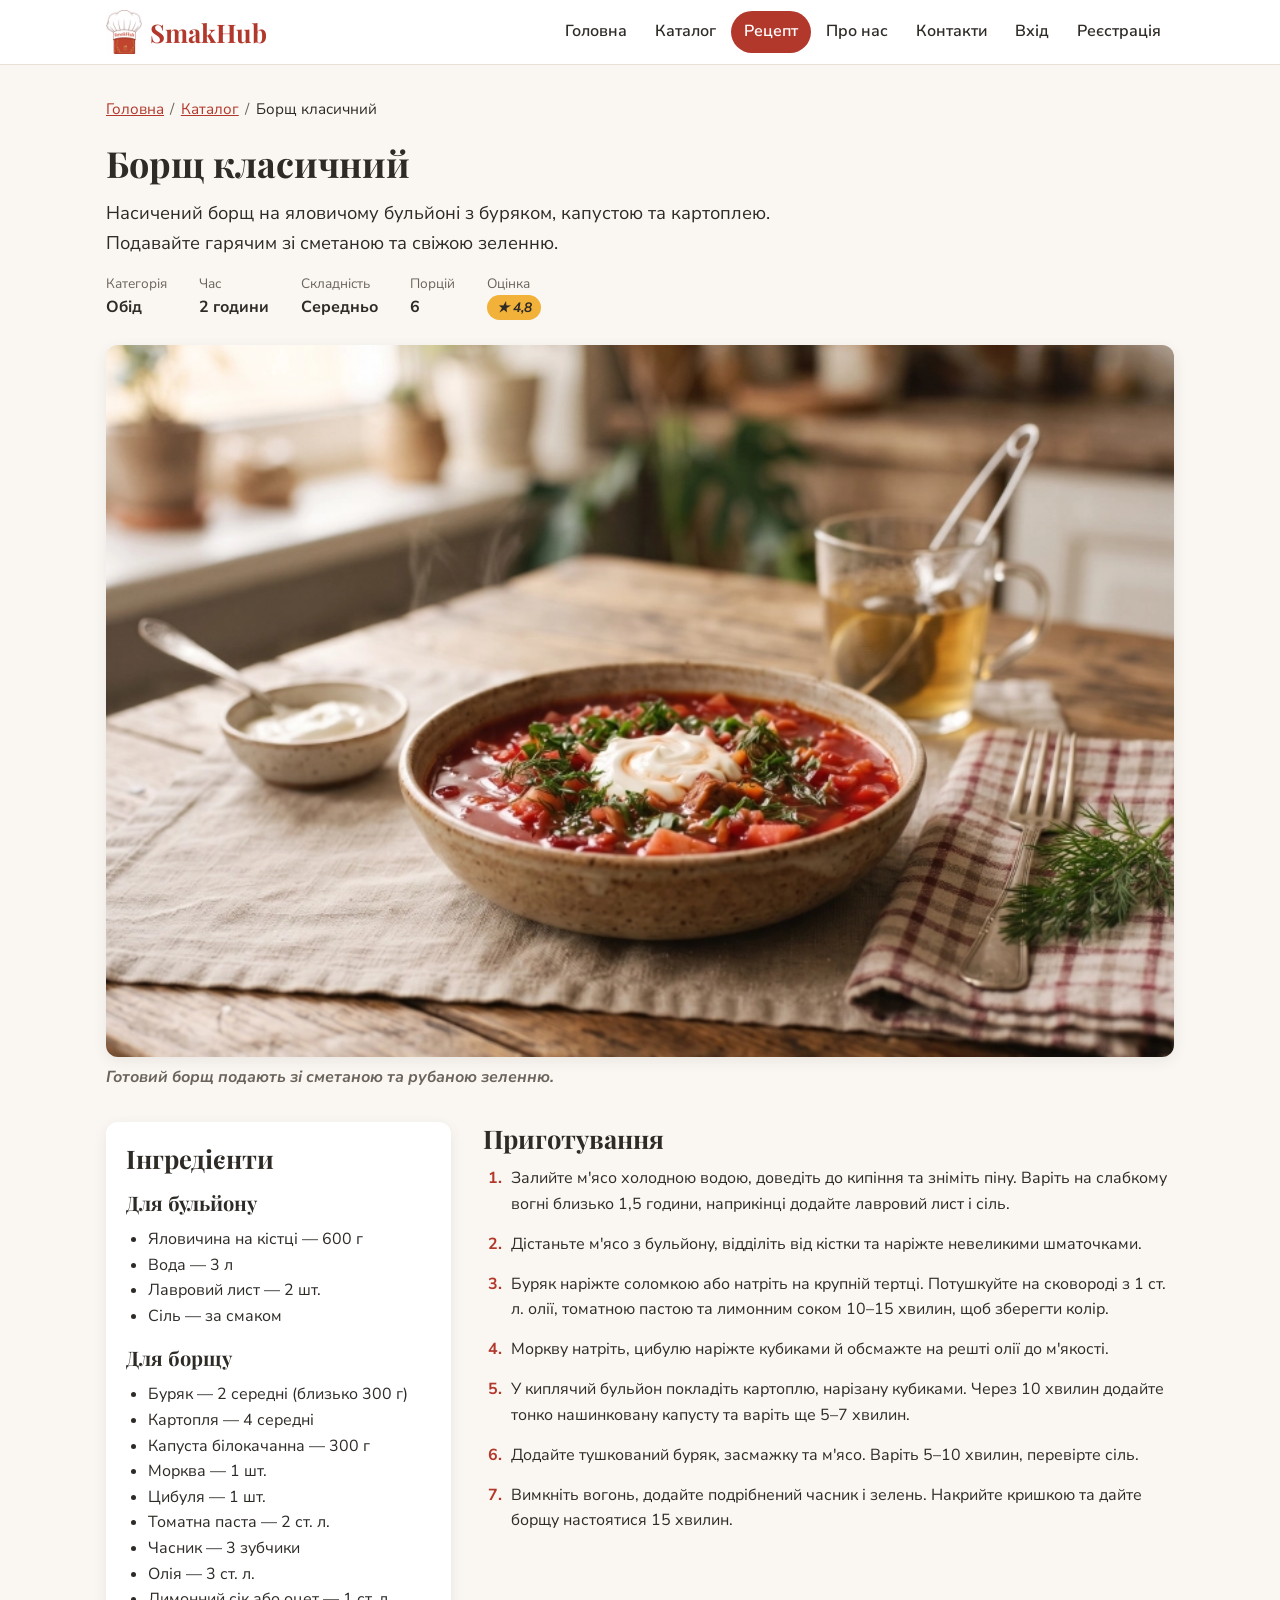
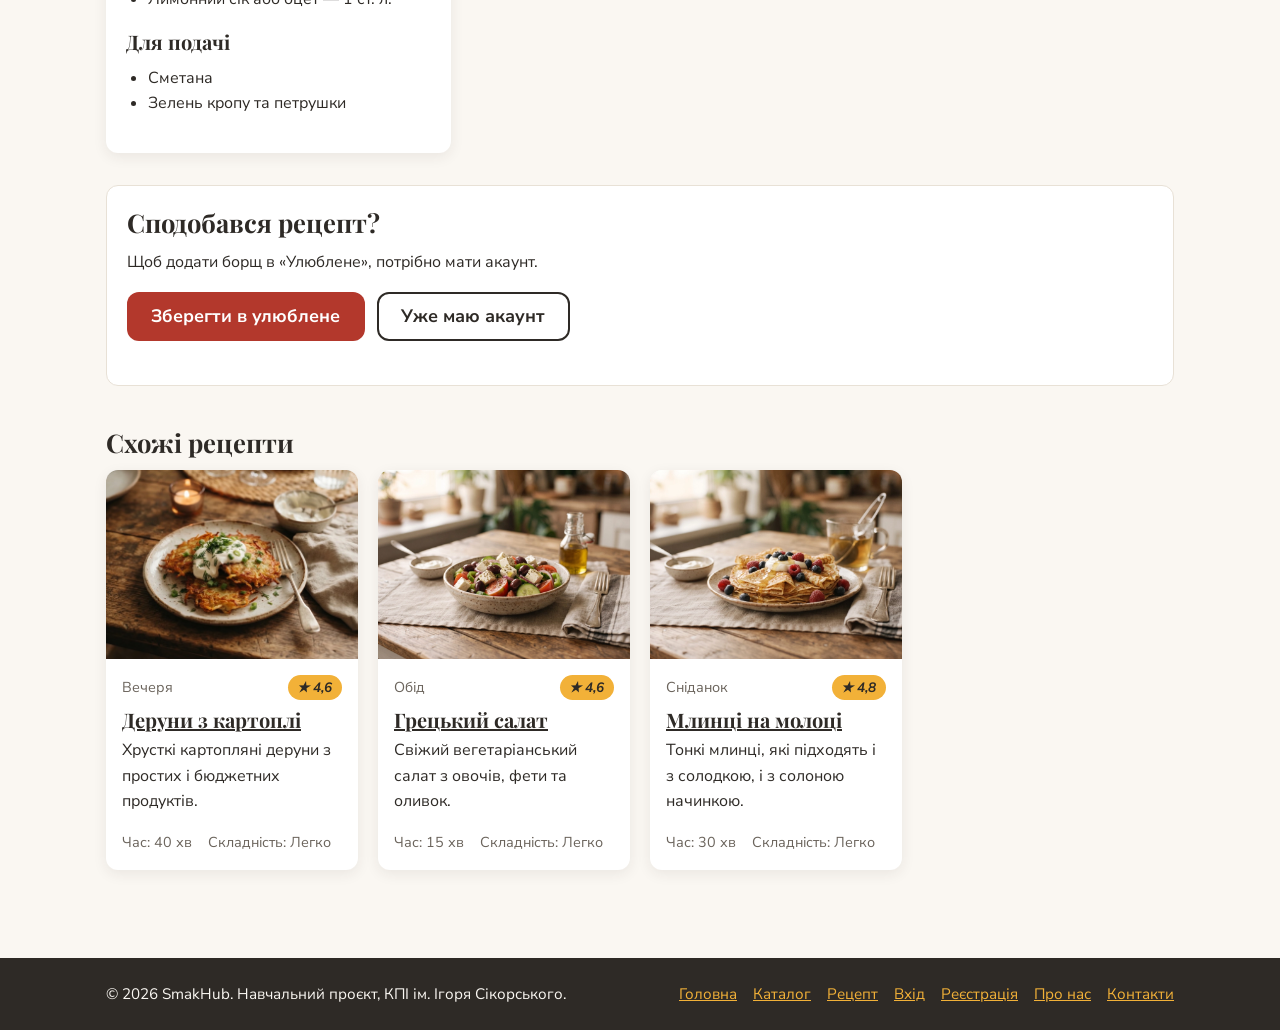
<file: recipe.html>
<!DOCTYPE html>
<html lang="uk">
<head>
  <meta charset="UTF-8">
  <meta name="viewport" content="width=device-width, initial-scale=1.0">
  <title>Борщ класичний — SmakHub</title>
  <meta name="description" content="Класичний рецепт борщу на яловичому бульйоні: інгредієнти, покрокове приготування, час і складність.">
  <link rel="preconnect" href="https://fonts.googleapis.com">
  <link rel="preconnect" href="https://fonts.gstatic.com" crossorigin>
  <link href="https://fonts.googleapis.com/css2?family=Nunito+Sans:ital,wght@0,400;0,700;1,700&amp;family=Playfair+Display:wght@600;700&amp;display=swap" rel="stylesheet">
  <link rel="icon" type="image/png" href="images/favicon.png">
  <link rel="stylesheet" href="css/style.css">
</head>
<body>
  <a class="skip-link" href="#main">Перейти до вмісту</a>

  <header class="site-header">
    <div class="container header-inner">
      <a class="logo" href="index.html">
        <img src="images/logo.webp" alt="" width="36" height="44">
        <span>SmakHub</span>
      </a>
      <button class="nav-toggle" type="button" aria-expanded="false" aria-controls="site-nav" aria-label="Відкрити меню">&#9776;</button>
      <nav id="site-nav" class="site-nav" aria-label="Головна навігація">
        <ul>
          <li><a href="index.html">Головна</a></li>
          <li><a href="catalog.html">Каталог</a></li>
          <li><a href="recipe.html" aria-current="page">Рецепт</a></li>
          <li><a href="about.html">Про нас</a></li>
          <li><a href="contacts.html">Контакти</a></li>
          <li><a href="login.html">Вхід</a></li>
          <li><a href="register.html">Реєстрація</a></li>
        </ul>
      </nav>
    </div>
  </header>

  <main id="main">
    <div class="container">
      <nav aria-label="Навігаційний ланцюжок">
        <ol class="breadcrumbs">
          <li><a href="index.html">Головна</a></li>
          <li><a href="catalog.html">Каталог</a></li>
          <li>Борщ класичний</li>
        </ol>
      </nav>

      <article class="recipe">
        <header class="recipe-header">
          <h1>Борщ класичний</h1>
          <p class="lead">Насичений борщ на яловичому бульйоні з буряком, капустою та картоплею. Подавайте гарячим зі сметаною та свіжою зеленню.</p>
          <dl class="recipe-facts">
            <div><dt>Категорія</dt><dd>Обід</dd></div>
            <div><dt>Час</dt><dd>2 години</dd></div>
            <div><dt>Складність</dt><dd>Середньо</dd></div>
            <div><dt>Порцій</dt><dd>6</dd></div>
            <div><dt>Оцінка</dt><dd><span class="badge">&#9733; 4,8<span class="visually-hidden"> з 5</span></span></dd></div>
          </dl>
        </header>

        <figure class="recipe-photo">
          <img src="images/recipes/borshch.webp" alt="Тарілка червоного борщу зі сметаною та зеленню" width="1200" height="800">
          <figcaption>Готовий борщ подають зі сметаною та рубаною зеленню.</figcaption>
        </figure>

        <div class="recipe-body">
          <section class="recipe-ingredients" aria-labelledby="ingr-title">
            <h2 id="ingr-title">Інгредієнти</h2>
            <h3>Для бульйону</h3>
            <ul>
              <li>Яловичина на кістці — 600 г</li>
              <li>Вода — 3 л</li>
              <li>Лавровий лист — 2 шт.</li>
              <li>Сіль — за смаком</li>
            </ul>
            <h3>Для борщу</h3>
            <ul>
              <li>Буряк — 2 середні (близько 300 г)</li>
              <li>Картопля — 4 середні</li>
              <li>Капуста білокачанна — 300 г</li>
              <li>Морква — 1 шт.</li>
              <li>Цибуля — 1 шт.</li>
              <li>Томатна паста — 2 ст. л.</li>
              <li>Часник — 3 зубчики</li>
              <li>Олія — 3 ст. л.</li>
              <li>Лимонний сік або оцет — 1 ст. л.</li>
            </ul>
            <h3>Для подачі</h3>
            <ul>
              <li>Сметана</li>
              <li>Зелень кропу та петрушки</li>
            </ul>
          </section>

          <section class="recipe-steps" aria-labelledby="steps-title">
            <h2 id="steps-title">Приготування</h2>
            <ol>
              <li>Залийте м'ясо холодною водою, доведіть до кипіння та зніміть піну. Варіть на слабкому вогні близько 1,5 години, наприкінці додайте лавровий лист і сіль.</li>
              <li>Дістаньте м'ясо з бульйону, відділіть від кістки та наріжте невеликими шматочками.</li>
              <li>Буряк наріжте соломкою або натріть на крупній тертці. Потушкуйте на сковороді з 1 ст. л. олії, томатною пастою та лимонним соком 10–15 хвилин, щоб зберегти колір.</li>
              <li>Моркву натріть, цибулю наріжте кубиками й обсмажте на решті олії до м'якості.</li>
              <li>У киплячий бульйон покладіть картоплю, нарізану кубиками. Через 10 хвилин додайте тонко нашинковану капусту та варіть ще 5–7 хвилин.</li>
              <li>Додайте тушкований буряк, засмажку та м'ясо. Варіть 5–10 хвилин, перевірте сіль.</li>
              <li>Вимкніть вогонь, додайте подрібнений часник і зелень. Накрийте кришкою та дайте борщу настоятися 15 хвилин.</li>
            </ol>
          </section>
        </div>

        <section class="recipe-actions" aria-labelledby="save-title">
          <h2 id="save-title">Сподобався рецепт?</h2>
          <p>Щоб додати борщ в «Улюблене», потрібно мати акаунт.</p>
          <p>
            <a class="btn" href="register.html">Зберегти в улюблене</a>
            <a class="btn btn-outline" href="login.html">Уже маю акаунт</a>
          </p>
        </section>
      </article>

      <section class="section" aria-labelledby="similar-title">
        <h2 id="similar-title">Схожі рецепти</h2>
        <ul class="card-grid">
          <li>
            <article class="recipe-card">
              <img src="images/recipes/deruny.webp" alt="Хрусткі деруни зі сметаною на тарілці" width="640" height="480" loading="lazy">
              <div class="recipe-card-body">
                <p class="recipe-card-cat">Вечеря <span class="badge">&#9733; 4,6<span class="visually-hidden"> з 5</span></span></p>
                <h3><a href="recipe.html">Деруни з картоплі</a></h3>
                <p>Хрусткі картопляні деруни з простих і бюджетних продуктів.</p>
                <ul class="meta-list">
                  <li>Час: 40 хв</li>
                  <li>Складність: Легко</li>
                </ul>
              </div>
            </article>
          </li>
          <li>
            <article class="recipe-card">
              <img src="images/recipes/greek-salad.webp" alt="Грецький салат з сиром фета та оливками" width="640" height="480" loading="lazy">
              <div class="recipe-card-body">
                <p class="recipe-card-cat">Обід <span class="badge">&#9733; 4,6<span class="visually-hidden"> з 5</span></span></p>
                <h3><a href="recipe.html">Грецький салат</a></h3>
                <p>Свіжий вегетаріанський салат з овочів, фети та оливок.</p>
                <ul class="meta-list">
                  <li>Час: 15 хв</li>
                  <li>Складність: Легко</li>
                </ul>
              </div>
            </article>
          </li>
          <li>
            <article class="recipe-card">
              <img src="images/recipes/pancakes.webp" alt="Стос тонких млинців із ягодами" width="640" height="480" loading="lazy">
              <div class="recipe-card-body">
                <p class="recipe-card-cat">Сніданок <span class="badge">&#9733; 4,8<span class="visually-hidden"> з 5</span></span></p>
                <h3><a href="recipe.html">Млинці на молоці</a></h3>
                <p>Тонкі млинці, які підходять і з солодкою, і з солоною начинкою.</p>
                <ul class="meta-list">
                  <li>Час: 30 хв</li>
                  <li>Складність: Легко</li>
                </ul>
              </div>
            </article>
          </li>
        </ul>
      </section>
    </div>
  </main>

  <footer class="site-footer">
    <div class="container footer-inner">
      <p>&copy; 2026 SmakHub. Навчальний проєкт, КПІ ім. Ігоря Сікорського.</p>
      <nav aria-label="Навігація у футері">
        <ul>
          <li><a href="index.html">Головна</a></li>
          <li><a href="catalog.html">Каталог</a></li>
          <li><a href="recipe.html">Рецепт</a></li>
          <li><a href="login.html">Вхід</a></li>
          <li><a href="register.html">Реєстрація</a></li>
          <li><a href="about.html">Про нас</a></li>
          <li><a href="contacts.html">Контакти</a></li>
        </ul>
      </nav>
    </div>
  </footer>

  <script src="js/main.js" defer></script>
</body>
</html>
</file>
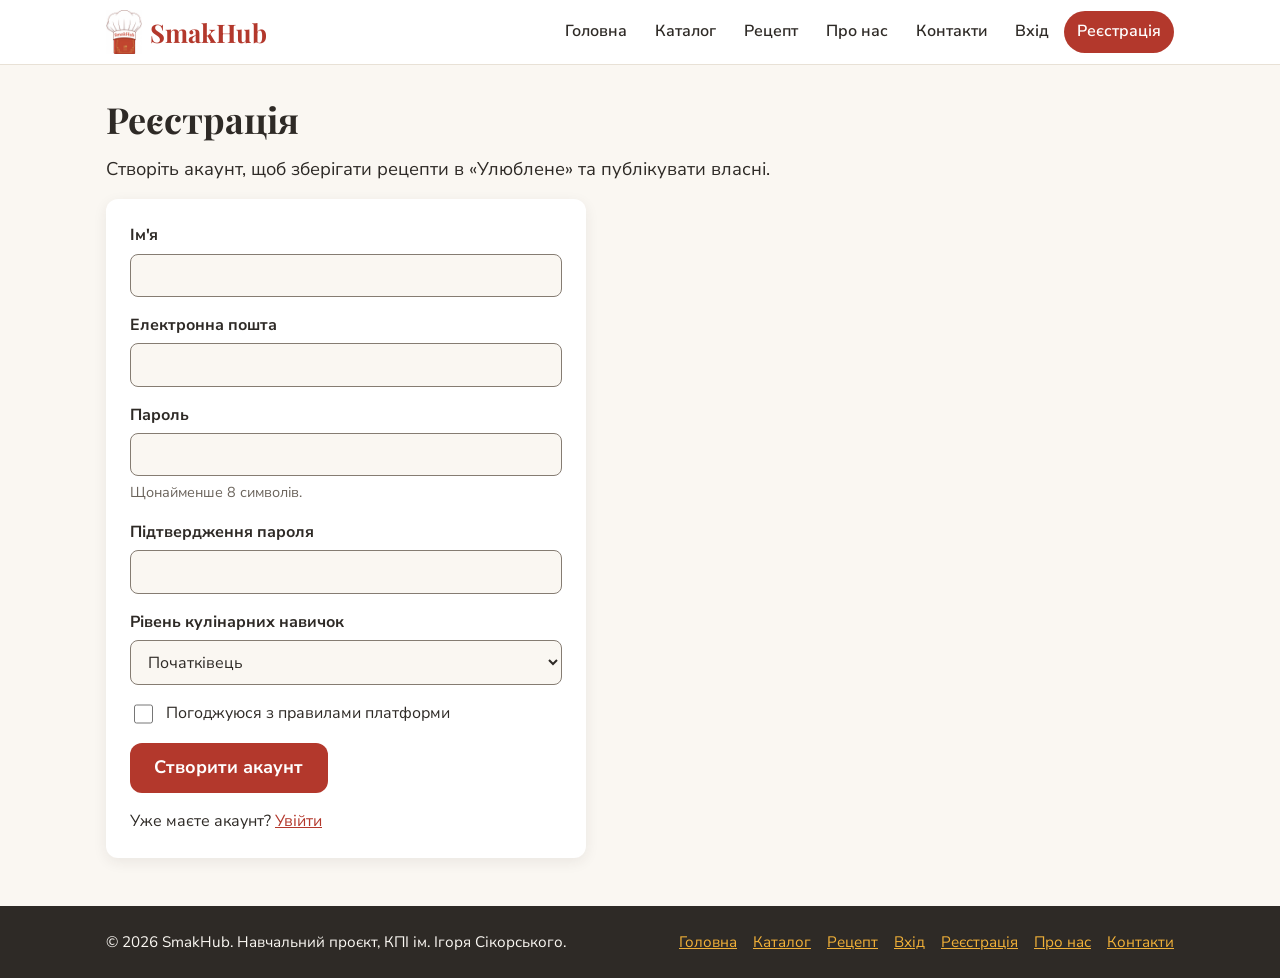
<file: register.html>
<!DOCTYPE html>
<html lang="uk">
<head>
  <meta charset="UTF-8">
  <meta name="viewport" content="width=device-width, initial-scale=1.0">
  <title>Реєстрація — SmakHub</title>
  <meta name="description" content="Реєстрація в SmakHub: зберігайте улюблені рецепти та додавайте власні.">
  <link rel="preconnect" href="https://fonts.googleapis.com">
  <link rel="preconnect" href="https://fonts.gstatic.com" crossorigin>
  <link href="https://fonts.googleapis.com/css2?family=Nunito+Sans:ital,wght@0,400;0,700;1,700&amp;family=Playfair+Display:wght@600;700&amp;display=swap" rel="stylesheet">
  <link rel="icon" type="image/png" href="images/favicon.png">
  <link rel="stylesheet" href="css/style.css">
</head>
<body>
  <a class="skip-link" href="#main">Перейти до вмісту</a>

  <header class="site-header">
    <div class="container header-inner">
      <a class="logo" href="index.html">
        <img src="images/logo.webp" alt="" width="36" height="44">
        <span>SmakHub</span>
      </a>
      <button class="nav-toggle" type="button" aria-expanded="false" aria-controls="site-nav" aria-label="Відкрити меню">&#9776;</button>
      <nav id="site-nav" class="site-nav" aria-label="Головна навігація">
        <ul>
          <li><a href="index.html">Головна</a></li>
          <li><a href="catalog.html">Каталог</a></li>
          <li><a href="recipe.html">Рецепт</a></li>
          <li><a href="about.html">Про нас</a></li>
          <li><a href="contacts.html">Контакти</a></li>
          <li><a href="login.html">Вхід</a></li>
          <li><a href="register.html" aria-current="page">Реєстрація</a></li>
        </ul>
      </nav>
    </div>
  </header>

  <main id="main">
    <div class="container">
      <h1>Реєстрація</h1>
      <p class="lead">Створіть акаунт, щоб зберігати рецепти в «Улюблене» та публікувати власні.</p>

      <form class="form" action="#" method="post">
        <div class="form-group">
          <label for="r-name">Ім'я</label>
          <input type="text" id="r-name" name="name" required autocomplete="name">
        </div>
        <div class="form-group">
          <label for="r-email">Електронна пошта</label>
          <input type="email" id="r-email" name="email" required autocomplete="email">
        </div>
        <div class="form-group">
          <label for="password">Пароль</label>
          <input type="password" id="password" name="password" required minlength="8" autocomplete="new-password" aria-describedby="password-hint">
          <p class="form-hint" id="password-hint">Щонайменше 8 символів.</p>
        </div>
        <div class="form-group">
          <label for="password-confirm">Підтвердження пароля</label>
          <input type="password" id="password-confirm" name="password_confirm" required minlength="8" autocomplete="new-password">
        </div>
        <div class="form-group">
          <label for="r-skill">Рівень кулінарних навичок</label>
          <select id="r-skill" name="skill">
            <option value="beginner">Початківець</option>
            <option value="intermediate">Дещо вмію</option>
            <option value="advanced">Досвідчений</option>
          </select>
        </div>
        <div class="form-group form-check">
          <input type="checkbox" id="r-terms" name="terms" required>
          <label for="r-terms">Погоджуюся з правилами платформи</label>
        </div>
        <button class="btn" type="submit">Створити акаунт</button>
        <p class="form-footer">Уже маєте акаунт? <a href="login.html">Увійти</a></p>
      </form>
    </div>
  </main>

  <footer class="site-footer">
    <div class="container footer-inner">
      <p>&copy; 2026 SmakHub. Навчальний проєкт, КПІ ім. Ігоря Сікорського.</p>
      <nav aria-label="Навігація у футері">
        <ul>
          <li><a href="index.html">Головна</a></li>
          <li><a href="catalog.html">Каталог</a></li>
          <li><a href="recipe.html">Рецепт</a></li>
          <li><a href="login.html">Вхід</a></li>
          <li><a href="register.html">Реєстрація</a></li>
          <li><a href="about.html">Про нас</a></li>
          <li><a href="contacts.html">Контакти</a></li>
        </ul>
      </nav>
    </div>
  </footer>

  <script src="js/main.js" defer></script>
</body>
</html>
</file>
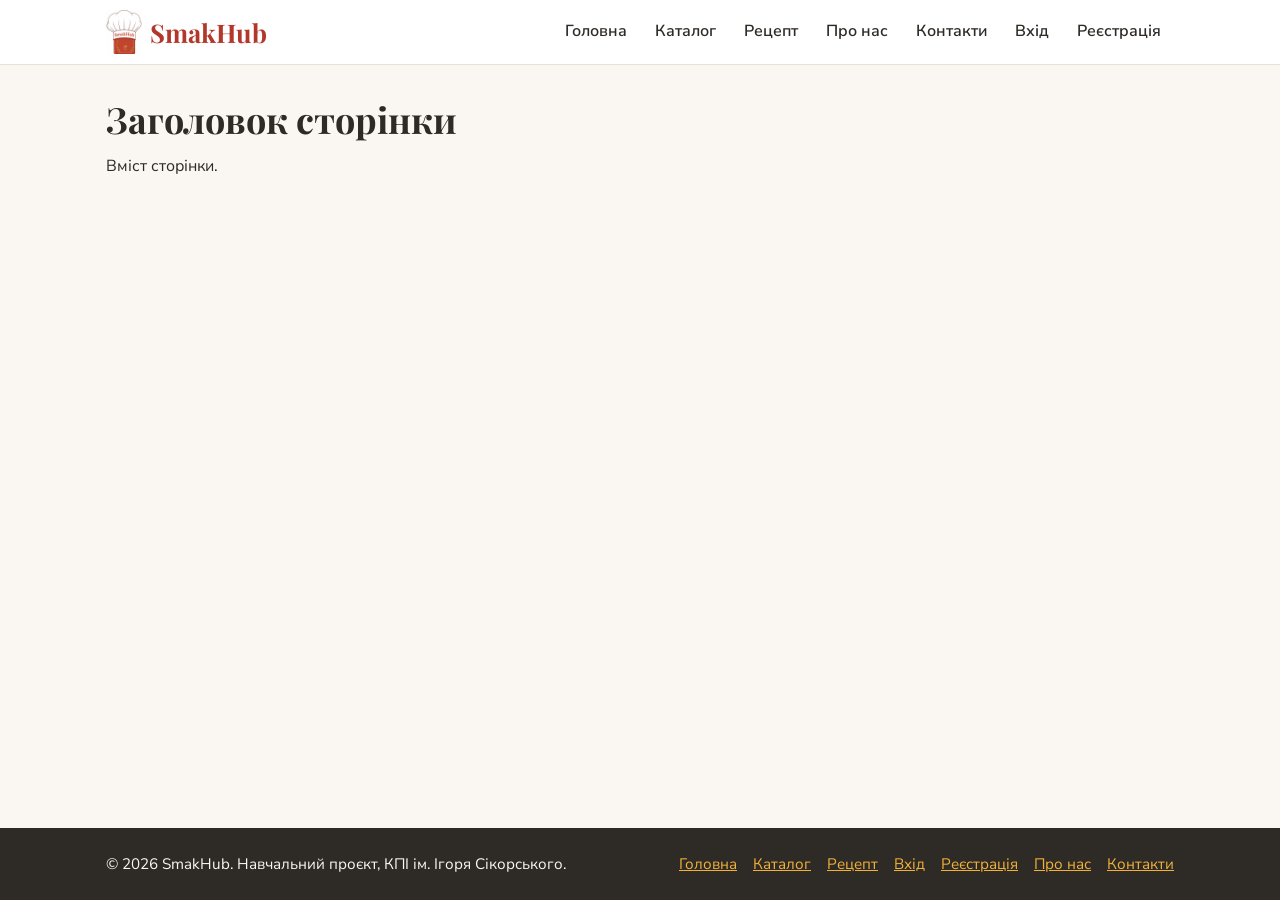
<file: template.html>
<!DOCTYPE html>
<html lang="uk">
<head>
  <meta charset="UTF-8">
  <meta name="viewport" content="width=device-width, initial-scale=1.0">
  <title>Назва сторінки — SmakHub</title>
  <meta name="description" content="Короткий опис сторінки (до 160 символів).">
  <link rel="preconnect" href="https://fonts.googleapis.com">
  <link rel="preconnect" href="https://fonts.gstatic.com" crossorigin>
  <link href="https://fonts.googleapis.com/css2?family=Nunito+Sans:ital,wght@0,400;0,700;1,700&amp;family=Playfair+Display:wght@600;700&amp;display=swap" rel="stylesheet">
  <link rel="icon" type="image/png" href="images/favicon.png">
  <link rel="stylesheet" href="css/style.css">
</head>
<body>
  <a class="skip-link" href="#main">Перейти до вмісту</a>

  <header class="site-header">
    <div class="container header-inner">
      <a class="logo" href="index.html">
        <img src="images/logo.webp" alt="" width="36" height="44">
        <span>SmakHub</span>
      </a>
      <button class="nav-toggle" type="button" aria-expanded="false" aria-controls="site-nav" aria-label="Відкрити меню">&#9776;</button>
      <nav id="site-nav" class="site-nav" aria-label="Головна навігація">
        <ul>
          <!-- Додайте aria-current="page" до посилання ПОТОЧНОЇ сторінки -->
          <li><a href="index.html">Головна</a></li>
          <li><a href="catalog.html">Каталог</a></li>
          <li><a href="recipe.html">Рецепт</a></li>
          <li><a href="about.html">Про нас</a></li>
          <li><a href="contacts.html">Контакти</a></li>
          <li><a href="login.html">Вхід</a></li>
          <li><a href="register.html">Реєстрація</a></li>
        </ul>
      </nav>
    </div>
  </header>

  <main id="main">
    <div class="container">
      <h1>Заголовок сторінки</h1>
      <p>Вміст сторінки.</p>
    </div>
  </main>

  <footer class="site-footer">
    <div class="container footer-inner">
      <p>&copy; 2026 SmakHub. Навчальний проєкт, КПІ ім. Ігоря Сікорського.</p>
      <nav aria-label="Навігація у футері">
        <ul>
          <li><a href="index.html">Головна</a></li>
          <li><a href="catalog.html">Каталог</a></li>
          <li><a href="recipe.html">Рецепт</a></li>
          <li><a href="login.html">Вхід</a></li>
          <li><a href="register.html">Реєстрація</a></li>
          <li><a href="about.html">Про нас</a></li>
          <li><a href="contacts.html">Контакти</a></li>
        </ul>
      </nav>
    </div>
  </footer>

  <script src="js/main.js" defer></script>
</body>
</html>
</file>
<file: css/style.css>
/* ==========================================================
   SmakHub — спільні стилі
   Кольори та шрифти взяті з брендбуку (Лабораторна 1, розділ 4)
   ========================================================== */

:root {
  --color-primary: #E85A4F;      /* теракотовий — фірмовий (логотип, декор) */
  --color-primary-dark: #B3382C; /* темніший відтінок для тексту/кнопок: контраст ≥ 5.5:1 (WCAG AA) */
  --color-secondary: #6FAE8C;    /* м'ятний — другорядні дії, фільтри (темний текст, контраст 5.5:1) */
  --color-bg: #FAF7F2;           /* майже білий фон */
  --color-text: #2E2A26;         /* темно-сірий текст */
  --color-text-muted: #6B645C;   /* другорядний текст, плейсхолдери (контраст 5.4:1) */
  --color-accent: #F2B138;       /* оцінки, бейджі (з темним текстом) */
  --color-white: #FFFFFF;
  --color-border: #E8E1D6;       /* декоративні межі карток */
  --color-field-border: #857C72; /* межі полів форм (контраст ≥ 3:1) */

  --font-heading: "Playfair Display", Georgia, serif;
  --font-body: "Nunito Sans", Inter, Arial, sans-serif;

  --radius: 12px;
  --shadow: 0 4px 14px rgba(46, 42, 38, 0.08);
  --container-width: 1100px;
}

/* ---------- Базові стилі ---------- */
*,
*::before,
*::after {
  box-sizing: border-box;
}

html {
  scroll-behavior: smooth;
}

@media (prefers-reduced-motion: reduce) {
  html { scroll-behavior: auto; }
}

body {
  margin: 0;
  font-family: var(--font-body);
  font-size: 1rem;
  line-height: 1.6;
  color: var(--color-text);
  background: var(--color-bg);
  display: flex;
  flex-direction: column;
  min-height: 100vh;
}

h1, h2, h3 {
  font-family: var(--font-heading);
  line-height: 1.25;
  margin: 0 0 0.75rem;
}

h1 { font-size: 2.25rem; }
h2 { font-size: 1.6rem; }
h3 { font-size: 1.25rem; }

p { margin: 0 0 1rem; }

ul, ol { margin: 0 0 1rem; padding-left: 1.4rem; }

img {
  max-width: 100%;
  height: auto;
  display: block;
  background: var(--color-border); /* рамка залишається видимою, поки фото не додано/не завантажилось */
}

a {
  color: var(--color-primary-dark);
}

a:hover {
  text-decoration-thickness: 2px;
}

:focus-visible {
  outline: 3px solid var(--color-text);
  outline-offset: 2px;
}

.container {
  width: 100%;
  max-width: var(--container-width);
  margin: 0 auto;
  padding: 0 1rem;
}

.lead {
  font-size: 1.15rem;
  max-width: 65ch;
}

/* Текст лише для скрінрідерів */
.visually-hidden {
  position: absolute;
  width: 1px;
  height: 1px;
  margin: -1px;
  padding: 0;
  overflow: hidden;
  clip: rect(0 0 0 0);
  white-space: nowrap;
  border: 0;
}

/* Посилання «Перейти до вмісту» для клавіатурної навігації */
.skip-link {
  position: absolute;
  left: -9999px;
  top: 0;
  background: var(--color-text);
  color: var(--color-white);
  padding: 0.5rem 1rem;
  z-index: 100;
}

.skip-link:focus {
  left: 0;
}

/* ---------- Header + навігація ---------- */
.site-header {
  background: var(--color-white);
  border-bottom: 1px solid var(--color-border);
  position: sticky;
  top: 0;
  z-index: 50;
}

.header-inner {
  display: flex;
  align-items: center;
  justify-content: space-between;
  gap: 1rem;
  min-height: 64px;
}

.logo {
  display: inline-flex;
  align-items: center;
  gap: 0.5rem;
  font-family: var(--font-heading);
  font-size: 1.6rem;
  font-weight: 700;
  color: var(--color-primary-dark);
  text-decoration: none;
}

.logo img {
  background: none;
}

.nav-toggle {
  display: none;
  background: none;
  border: 1px solid var(--color-field-border);
  border-radius: var(--radius);
  font-size: 1.4rem;
  line-height: 1;
  padding: 0.4rem 0.7rem;
  cursor: pointer;
  color: var(--color-text);
}

.site-nav ul {
  list-style: none;
  margin: 0;
  padding: 0;
  display: flex;
  gap: 0.15rem;
  flex-wrap: wrap;
}

.site-nav a {
  display: block;
  padding: 0.5rem 0.8rem;
  border-radius: 999px;
  color: var(--color-text);
  text-decoration: none;
  font-weight: 600;
}

.site-nav a:hover {
  background: var(--color-bg);
  text-decoration: underline;
}

/* Активна сторінка (aria-current="page") */
.site-nav a[aria-current="page"] {
  background: var(--color-primary-dark);
  color: var(--color-white);
}

/* ---------- Основний вміст ---------- */
main {
  flex: 1;
  padding: 2rem 0 3rem;
}

.section {
  margin-bottom: 2.5rem;
}

.section-more {
  margin-top: 1.5rem;
}

/* ---------- Кнопки ---------- */
.btn {
  display: inline-block;
  padding: 0.7rem 1.4rem;
  border: 2px solid transparent;
  border-radius: var(--radius);
  background: var(--color-primary-dark);
  color: var(--color-white);
  font-family: var(--font-body);
  font-size: 1.125rem;
  font-weight: 700;
  line-height: 1.3;
  text-decoration: none;
  cursor: pointer;
}

.btn:hover {
  filter: brightness(0.9);
}

.btn-secondary {
  background: var(--color-secondary);
  color: var(--color-text);
}

.btn-outline {
  background: transparent;
  border-color: var(--color-text);
  color: var(--color-text);
}

.btn-outline:hover {
  background: var(--color-white);
  filter: none;
}

/* ---------- Hero (головна) ---------- */
.hero {
  background: var(--color-white);
  border-bottom: 1px solid var(--color-border);
  padding: 2.5rem 0;
  margin: -2rem 0 2.5rem;
}

.hero-inner {
  display: grid;
  grid-template-columns: 1fr 1fr;
  gap: 2rem;
  align-items: center;
}

.hero-figure {
  margin: 0;
}

.hero-figure img {
  width: 100%;
  aspect-ratio: 4 / 3;
  object-fit: cover;
  border-radius: var(--radius);
  box-shadow: var(--shadow);
}

.search-form {
  box-shadow: none;
  border: 1px solid var(--color-border);
  background: var(--color-bg);
}

/* ---------- Категорії ---------- */
.category-list {
  list-style: none;
  margin: 0;
  padding: 0;
  display: grid;
  grid-template-columns: repeat(auto-fit, minmax(220px, 1fr));
  gap: 1rem;
}

.category-list a {
  display: block;
  height: 100%;
  padding: 1rem 1.25rem;
  background: var(--color-white);
  border: 1px solid var(--color-border);
  border-left: 6px solid var(--color-secondary);
  border-radius: var(--radius);
  color: var(--color-text);
  text-decoration: none;
}

.category-list a:hover {
  box-shadow: var(--shadow);
}

.category-list strong {
  display: block;
  font-family: var(--font-heading);
  font-size: 1.25rem;
}

.category-list span {
  color: var(--color-text-muted);
}

/* ---------- Прості кроки (ol з h3) ---------- */
.steps-simple {
  padding-left: 1.4rem;
  display: grid;
  gap: 0.5rem;
}

.steps-simple li::marker {
  font-weight: 700;
  color: var(--color-primary-dark);
}

.steps-simple h3 {
  margin-bottom: 0.2rem;
}

/* ---------- Картка рецепта (єдиний шаблон) ---------- */
.card-grid {
  display: grid;
  grid-template-columns: repeat(auto-fill, minmax(240px, 1fr));
  gap: 1.25rem;
  list-style: none;
  margin: 0;
  padding: 0;
}

.recipe-card {
  height: 100%;
  background: var(--color-white);
  border-radius: var(--radius);
  box-shadow: var(--shadow);
  overflow: hidden;
}

.recipe-card img {
  width: 100%;
  aspect-ratio: 4 / 3;
  object-fit: cover;
}

.recipe-card-body {
  padding: 1rem;
}

.recipe-card-body h3 {
  margin-bottom: 0.4rem;
}

.recipe-card-body h3 a {
  color: var(--color-text);
}

.recipe-card-body h3 a:hover {
  color: var(--color-primary-dark);
}

.recipe-card-cat {
  display: flex;
  justify-content: space-between;
  align-items: center;
  margin-bottom: 0.4rem;
  font-size: 0.9rem;
  color: var(--color-text-muted);
}

.meta-list {
  list-style: none;
  margin: 0;
  padding: 0;
  display: flex;
  flex-wrap: wrap;
  gap: 0.25rem 1rem;
  font-size: 0.9rem;
  color: var(--color-text-muted);
}

.badge {
  display: inline-block;
  background: var(--color-accent);
  color: var(--color-text);
  font-size: 0.85rem;
  font-weight: 700;
  font-style: italic;
  padding: 0.1rem 0.6rem;
  border-radius: 999px;
}

/* ---------- Сторінка рецепта ---------- */
.breadcrumbs {
  list-style: none;
  margin: 0 0 1.25rem;
  padding: 0;
  display: flex;
  flex-wrap: wrap;
  gap: 0.4rem;
  font-size: 0.95rem;
}

.breadcrumbs li + li::before {
  content: "/";
  margin-right: 0.4rem;
  color: var(--color-text-muted);
}

.recipe-facts {
  display: flex;
  flex-wrap: wrap;
  gap: 0.75rem 2rem;
  margin: 1rem 0 1.5rem;
}

.recipe-facts dt {
  font-size: 0.85rem;
  color: var(--color-text-muted);
}

.recipe-facts dd {
  margin: 0;
  font-weight: 700;
}

.recipe-photo {
  margin: 0 0 2rem;
}

.recipe-photo img {
  width: 100%;
  aspect-ratio: 3 / 2;
  object-fit: cover;
  border-radius: var(--radius);
  box-shadow: var(--shadow);
}

.recipe-photo figcaption {
  margin-top: 0.5rem;
  font-weight: 700;
  font-style: italic;
  color: var(--color-text-muted);
}

.recipe-body {
  display: grid;
  grid-template-columns: 1fr 2fr;
  gap: 2rem;
  align-items: start;
  margin-bottom: 2rem;
}

.recipe-ingredients {
  background: var(--color-white);
  border-radius: var(--radius);
  box-shadow: var(--shadow);
  padding: 1.25rem;
}

.recipe-ingredients h3 {
  margin-top: 1rem;
}

.recipe-steps li {
  margin-bottom: 0.9rem;
  padding-left: 0.3rem;
}

.recipe-steps li::marker {
  font-weight: 700;
  color: var(--color-primary-dark);
}

.recipe-actions {
  background: var(--color-white);
  border: 1px solid var(--color-border);
  border-radius: var(--radius);
  padding: 1.25rem;
  margin-bottom: 2.5rem;
}

.recipe-actions .btn {
  margin: 0 0.5rem 0.5rem 0;
}

/* ---------- Форми ---------- */
.form {
  max-width: 480px;
  background: var(--color-white);
  padding: 1.5rem;
  border-radius: var(--radius);
  box-shadow: var(--shadow);
}

.form-group {
  margin-bottom: 1rem;
}

.form label {
  display: block;
  font-weight: 700;
  margin-bottom: 0.3rem;
}

.form input,
.form select,
.form textarea {
  width: 100%;
  padding: 0.6rem 0.8rem;
  border: 1px solid var(--color-field-border);
  border-radius: 8px;
  font-family: var(--font-body);
  font-size: 1rem;
  background: var(--color-bg);
  color: var(--color-text);
}

.form textarea {
  resize: vertical;
}

.form ::placeholder {
  color: var(--color-text-muted);
  opacity: 1;
}

.form-hint {
  margin: 0.3rem 0 0;
  font-size: 0.9rem;
  color: var(--color-text-muted);
}

.form-check {
  display: flex;
  align-items: flex-start;
  gap: 0.6rem;
}

.form-check input {
  width: 1.2rem;
  height: 1.2rem;
  margin-top: 0.2rem;
  flex-shrink: 0;
  accent-color: var(--color-primary-dark);
}

.form .form-check label {
  font-weight: 400;
  margin: 0;
}

.form-actions {
  display: flex;
  flex-wrap: wrap;
  gap: 0.75rem;
}

.form-footer {
  margin: 1rem 0 0;
}

/* Форма фільтрів у каталозі — на всю ширину */
.filters {
  max-width: none;
  margin-bottom: 2rem;
}

.filters-grid {
  display: grid;
  grid-template-columns: repeat(auto-fit, minmax(220px, 1fr));
  gap: 0 1.25rem;
  align-items: end;
}

/* ---------- Контакти / Про нас ---------- */
.two-col {
  display: grid;
  grid-template-columns: 1fr 1fr;
  gap: 2.5rem;
  align-items: start;
}

address {
  font-style: normal;
}

.team-grid {
  list-style: none;
  margin: 1.25rem 0;
  padding: 0;
  display: grid;
  grid-template-columns: repeat(auto-fit, minmax(200px, 1fr));
  gap: 1.25rem;
}

.person-card {
  background: var(--color-white);
  border-radius: var(--radius);
  box-shadow: var(--shadow);
  padding: 1.25rem;
  text-align: center;
}

.person-card img {
  width: 140px;
  height: 140px;
  object-fit: cover;
  border-radius: 50%;
  margin: 0 auto 0.75rem;
}

.person-card h3 {
  margin-bottom: 0.2rem;
}

.person-card p {
  margin: 0;
  color: var(--color-text-muted);
}

/* ---------- Footer ---------- */
.site-footer {
  background: var(--color-text);
  color: var(--color-bg);
  padding: 1.5rem 0;
  font-size: 0.95rem;
}

.site-footer a {
  color: var(--color-accent);
}

.site-footer :focus-visible {
  outline-color: var(--color-accent);
}

.footer-inner {
  display: flex;
  flex-wrap: wrap;
  justify-content: space-between;
  gap: 0.75rem 2rem;
}

.footer-inner p {
  margin: 0;
}

.footer-inner ul {
  list-style: none;
  margin: 0;
  padding: 0;
  display: flex;
  flex-wrap: wrap;
  gap: 0.4rem 1rem;
}

/* ---------- Адаптивність ---------- */
@media (max-width: 860px) {
  .hero-inner,
  .recipe-body,
  .two-col {
    grid-template-columns: 1fr;
  }
}

@media (max-width: 720px) {
  h1 { font-size: 1.8rem; }

  .nav-toggle {
    display: block;
  }

  .site-nav {
    display: none;
    position: absolute;
    top: 100%;
    left: 0;
    right: 0;
    background: var(--color-white);
    border-bottom: 1px solid var(--color-border);
    padding: 0.5rem 1rem 1rem;
  }

  .site-nav.is-open {
    display: block;
  }

  .site-nav ul {
    flex-direction: column;
  }

  .form {
    max-width: none;
  }
}
</file>
